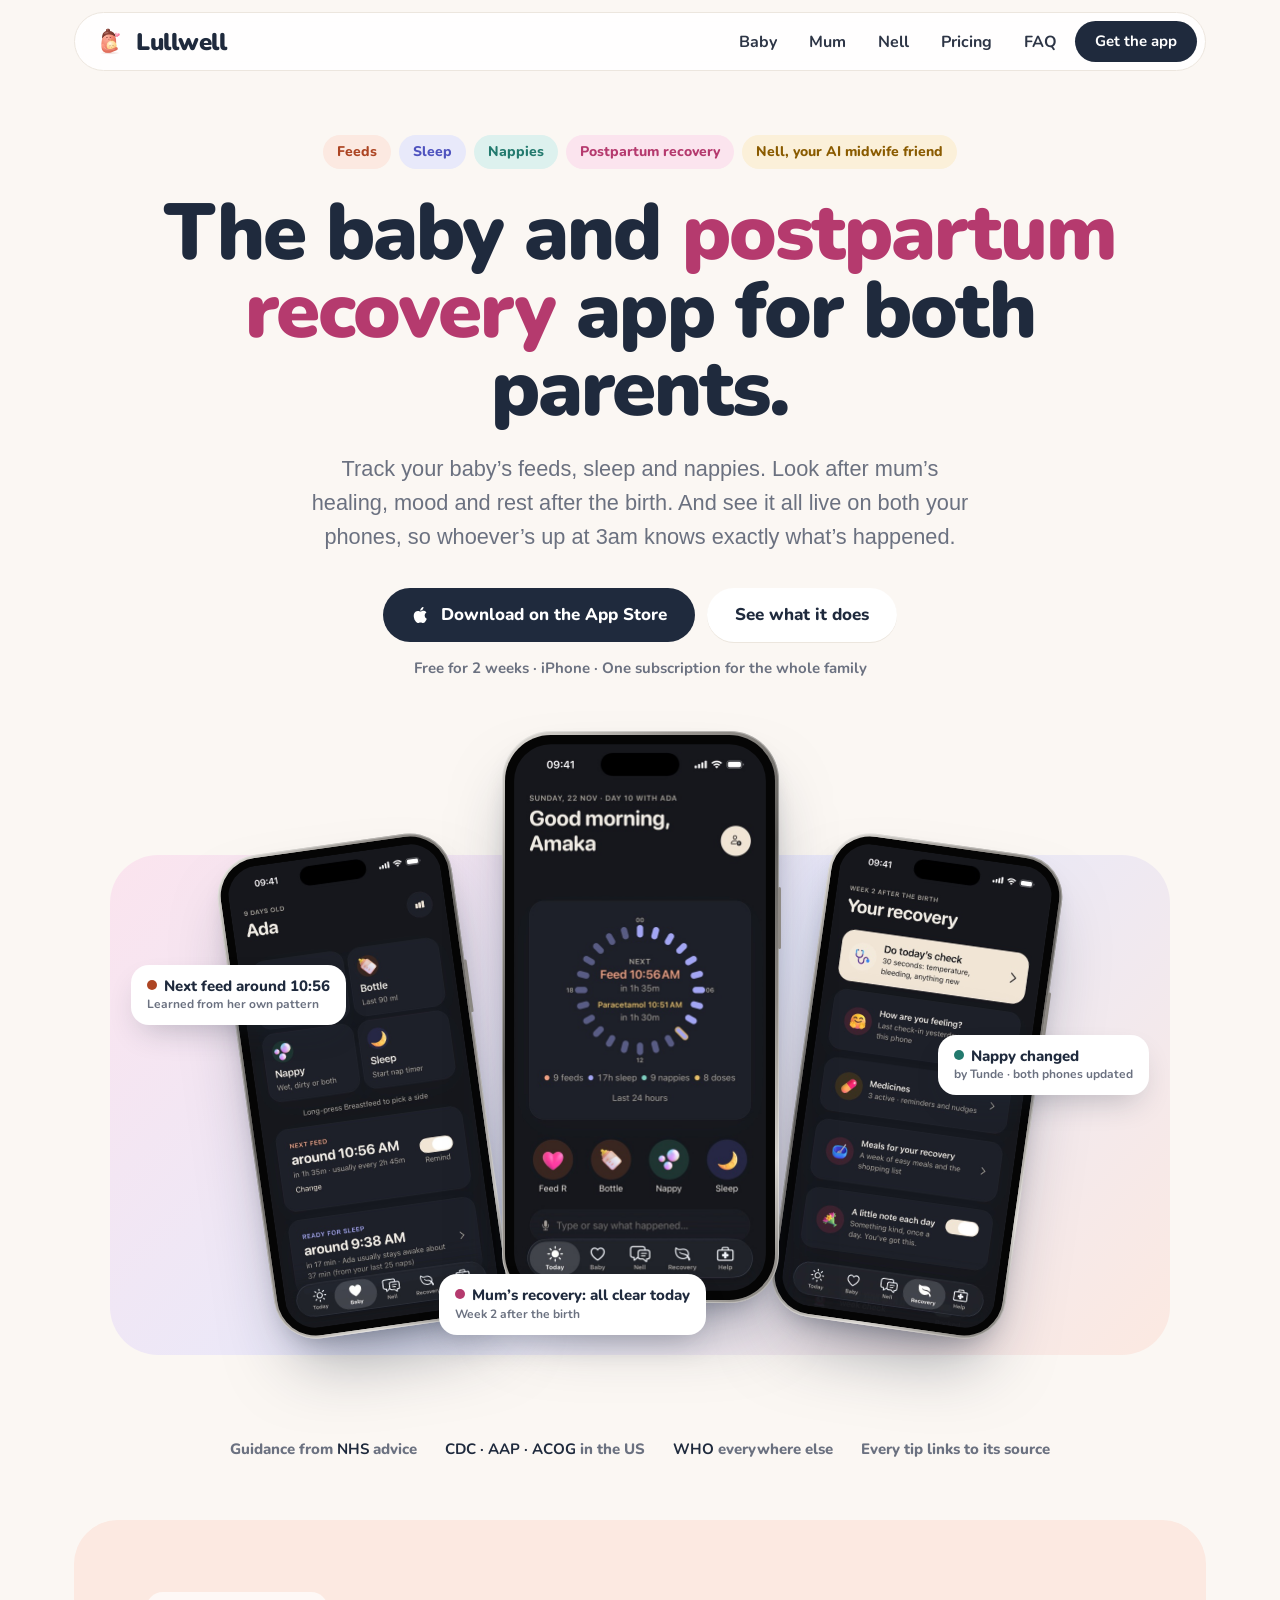
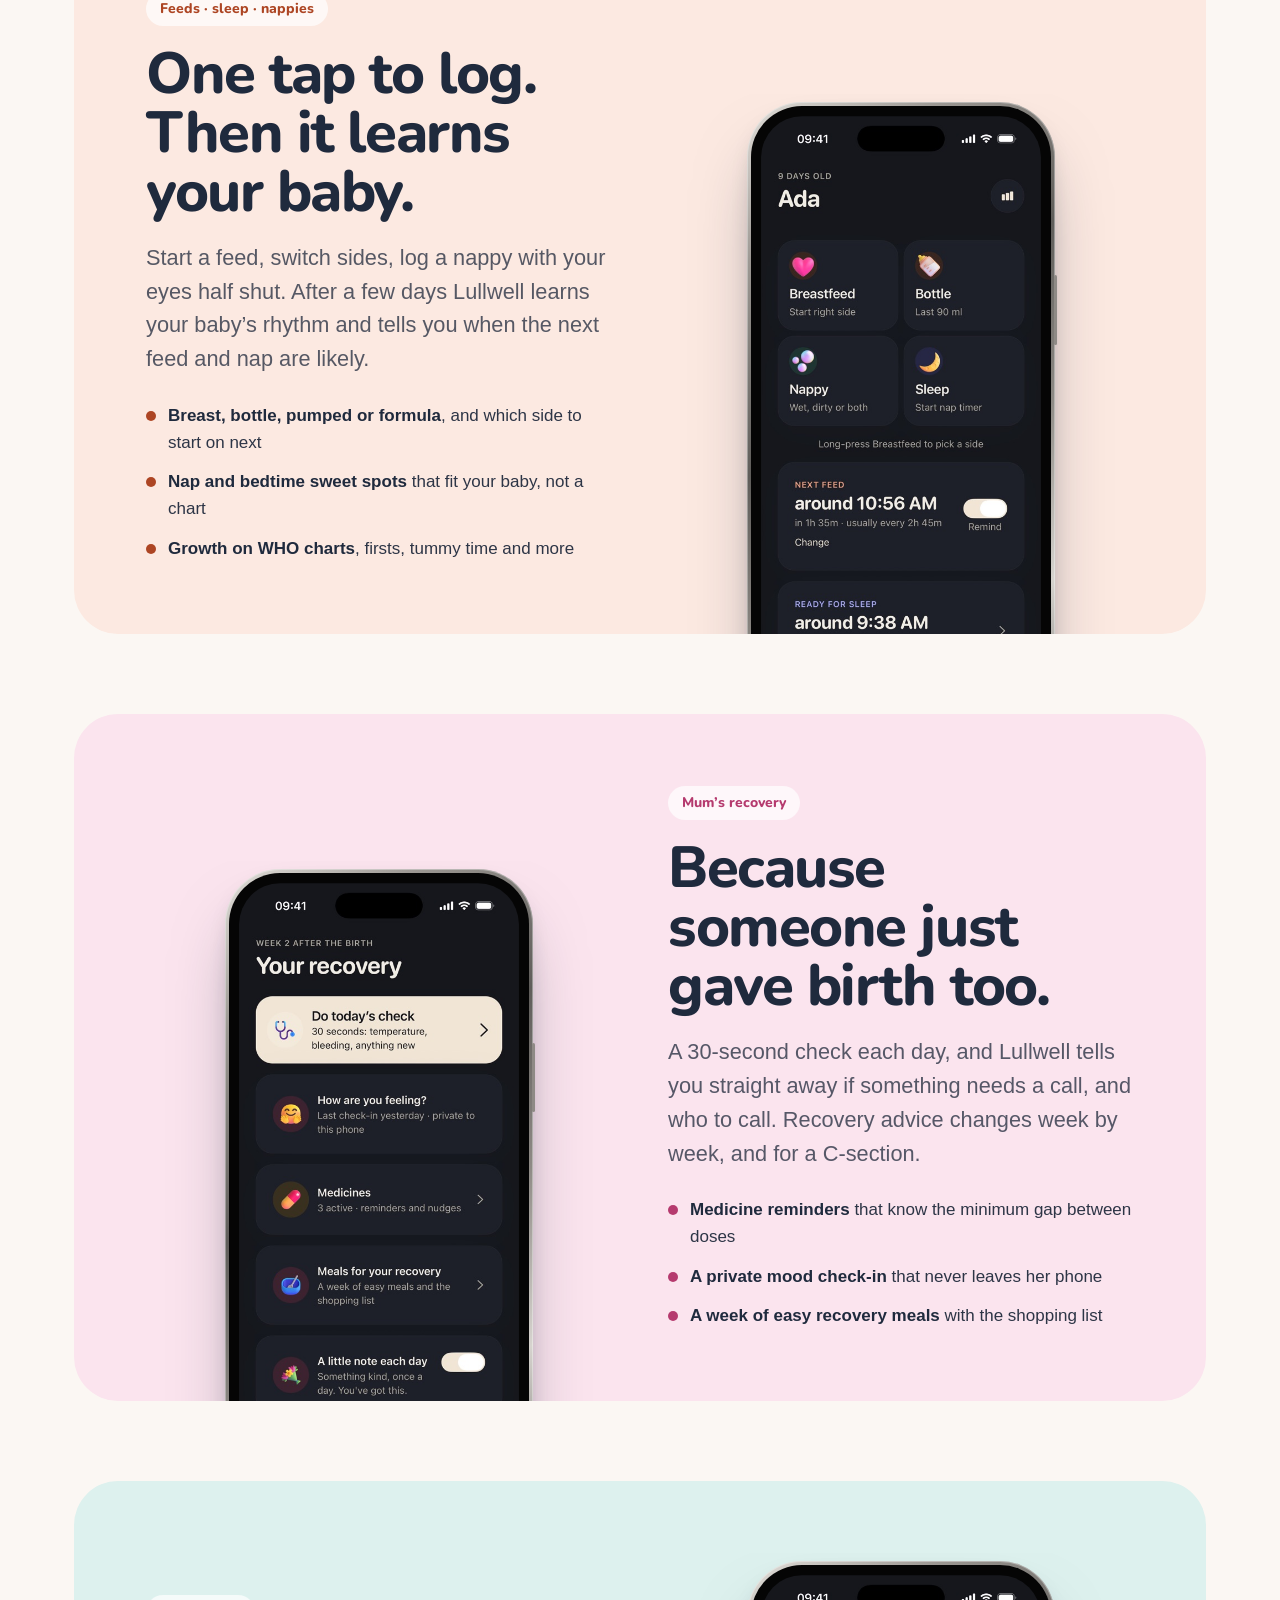
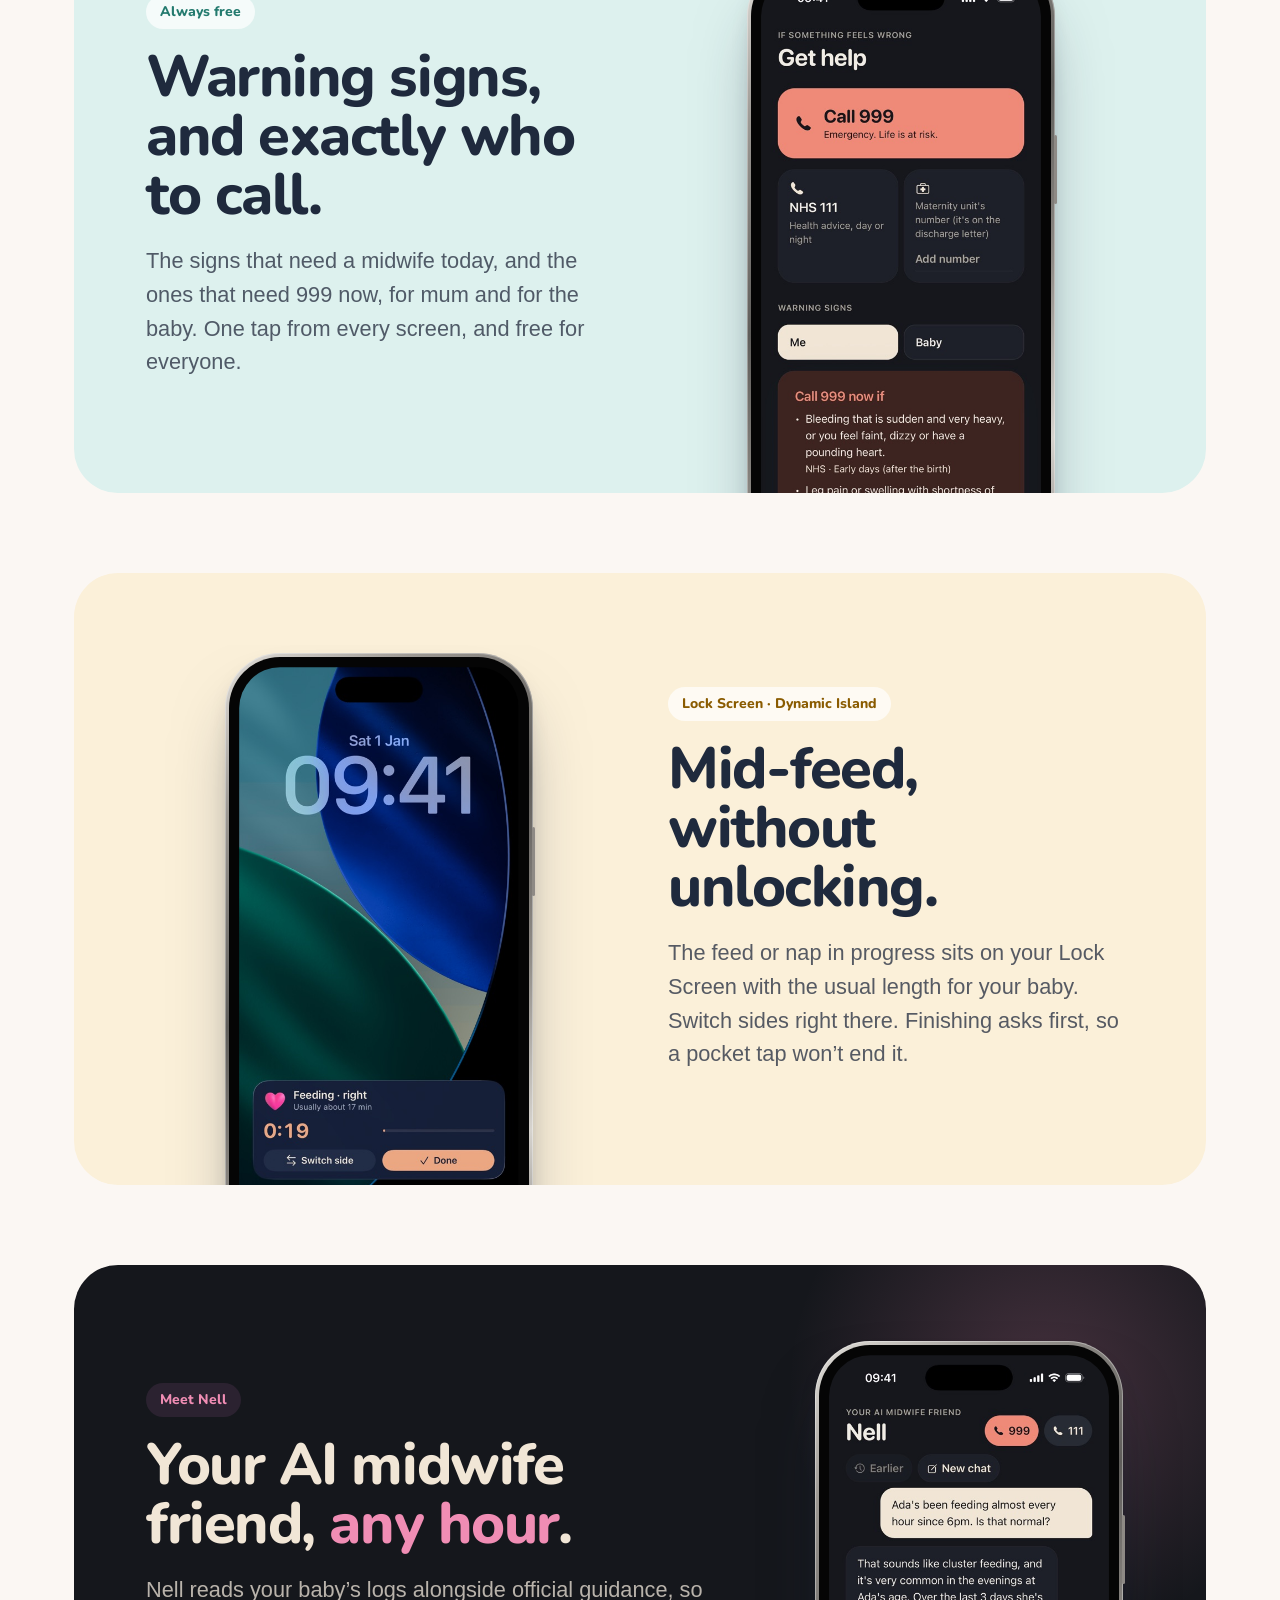
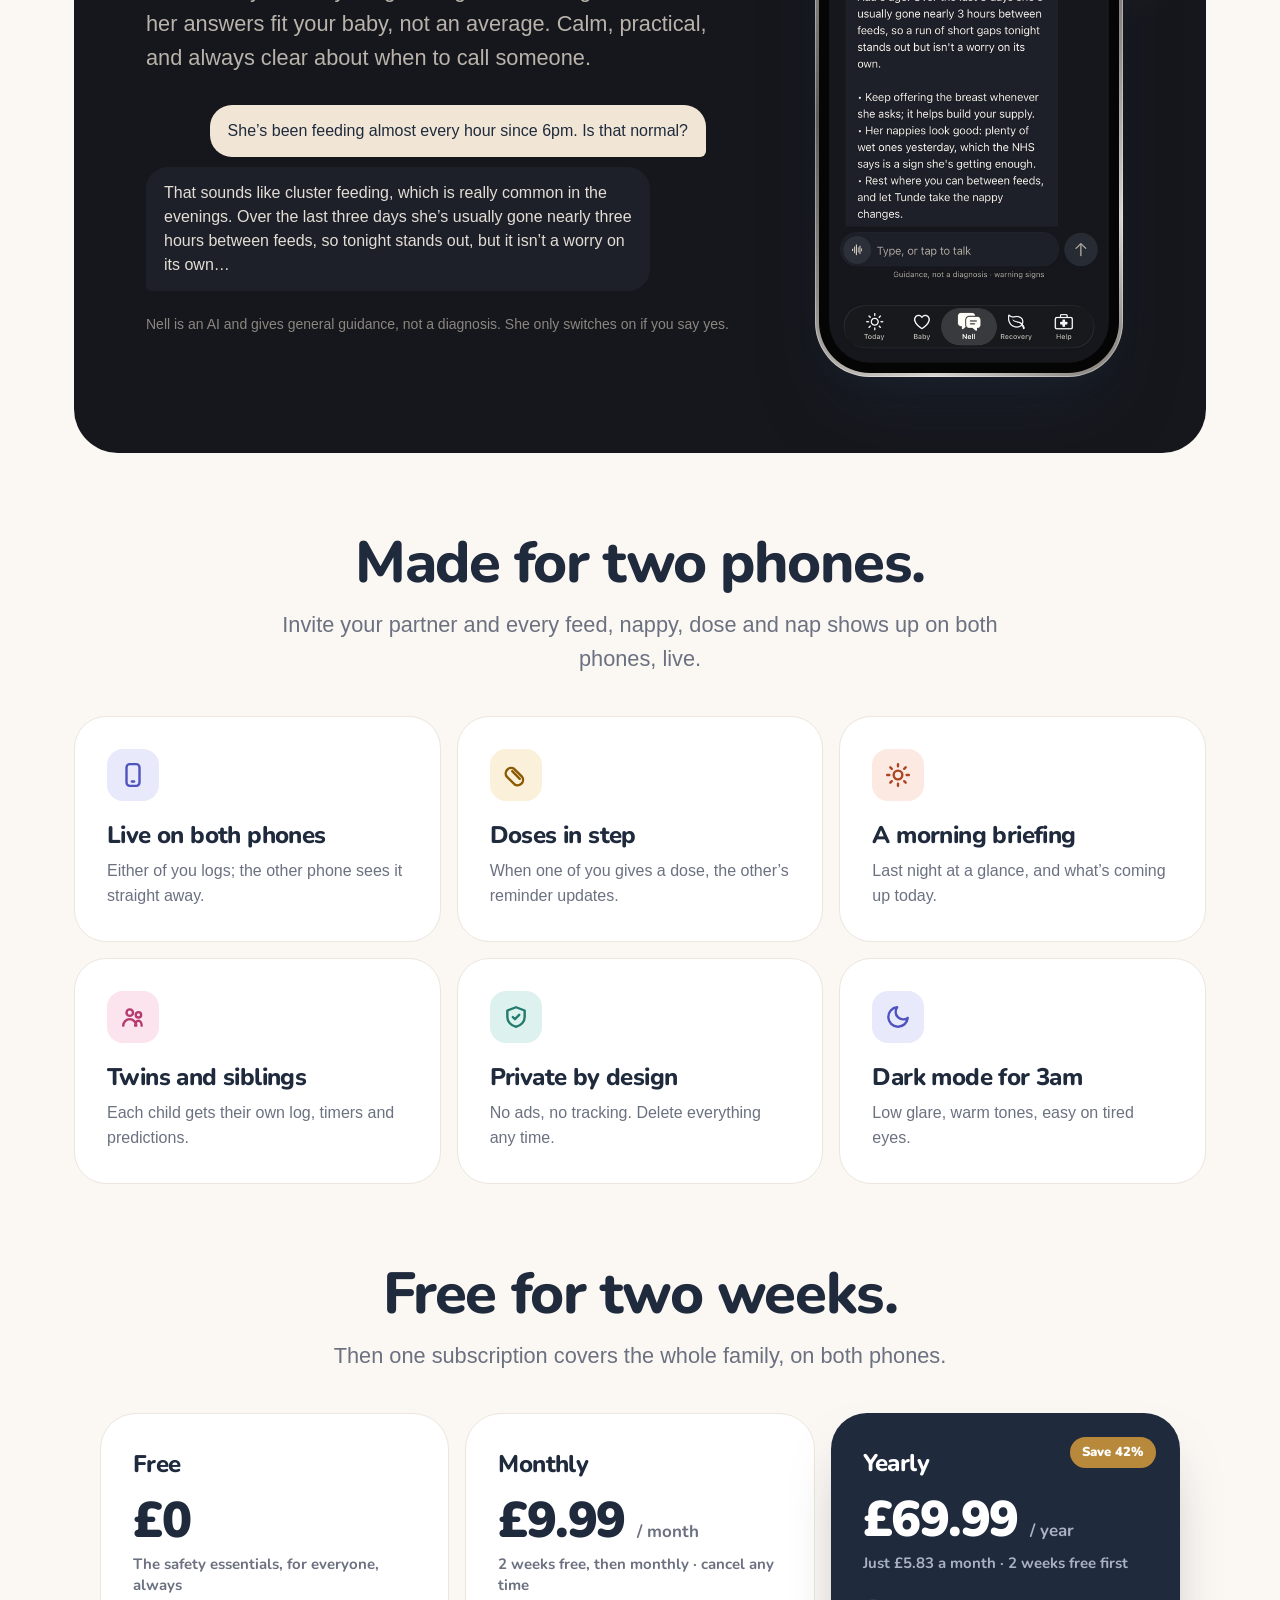
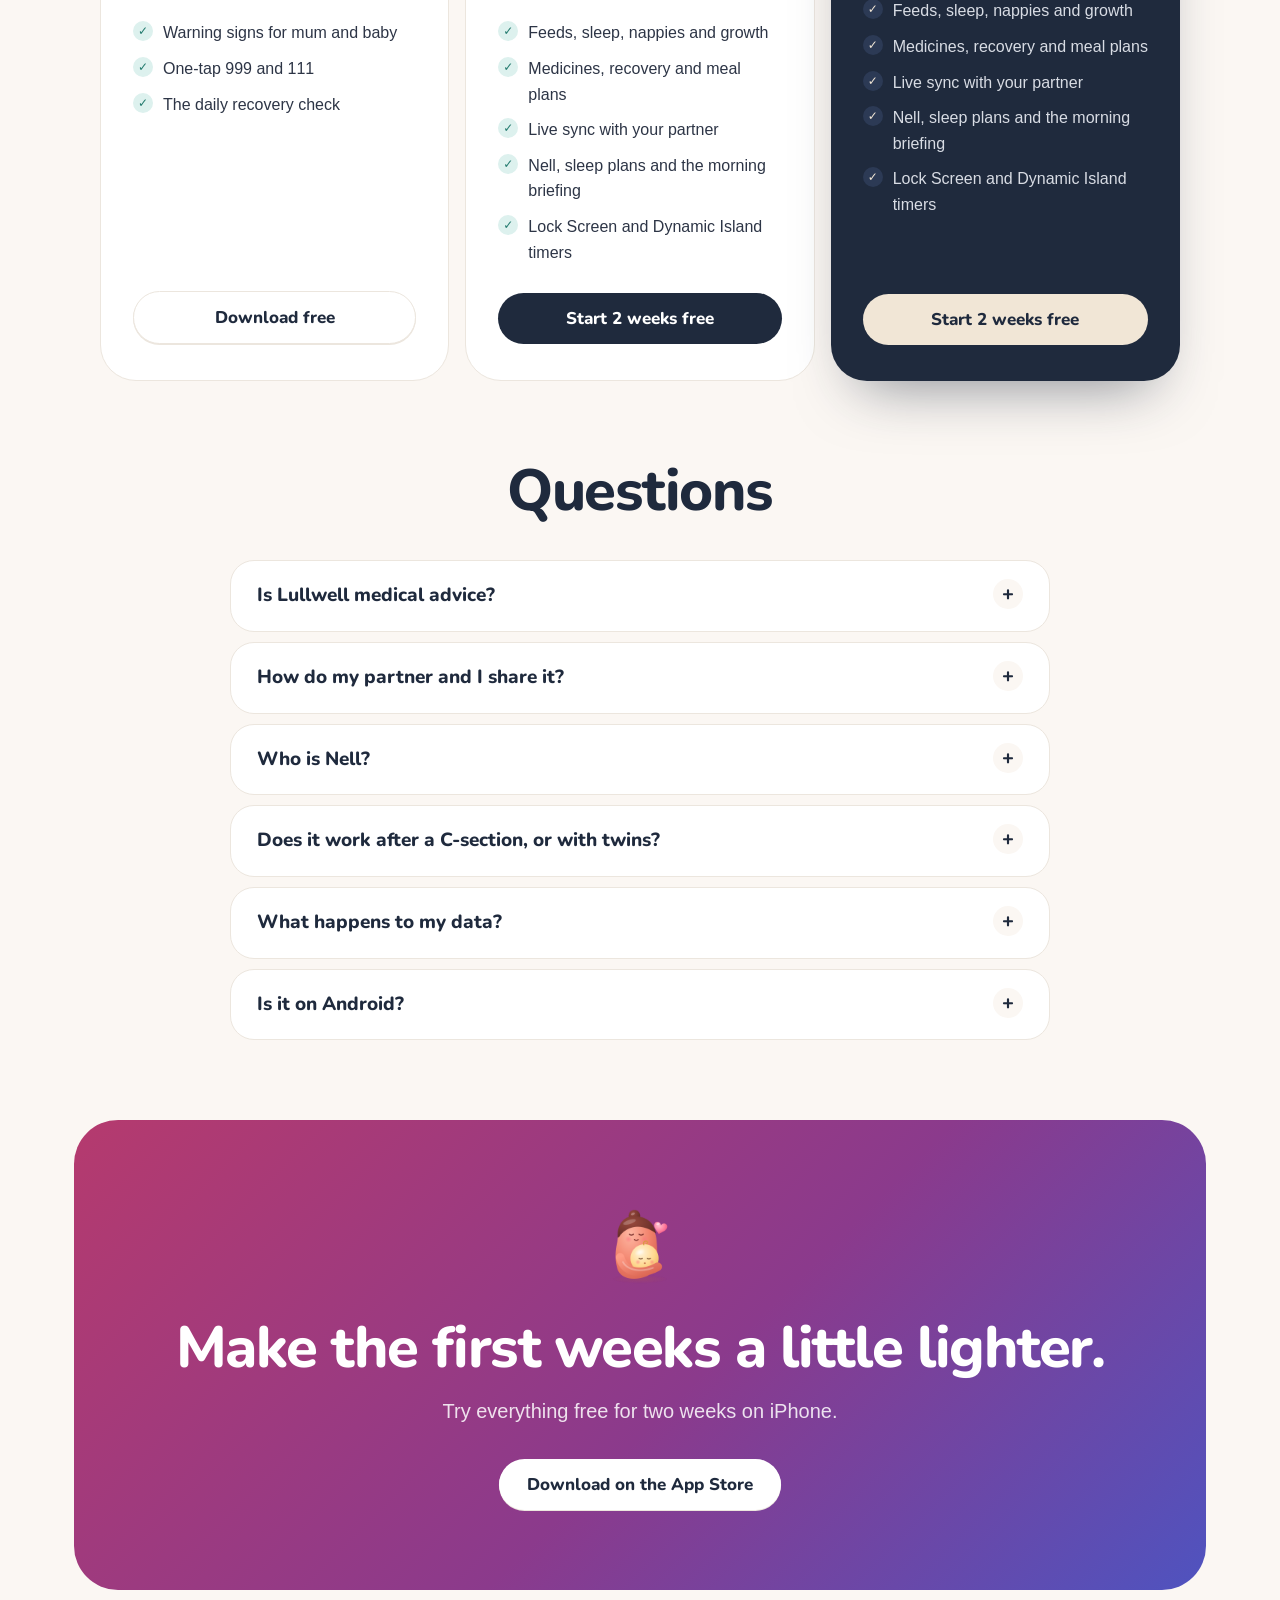
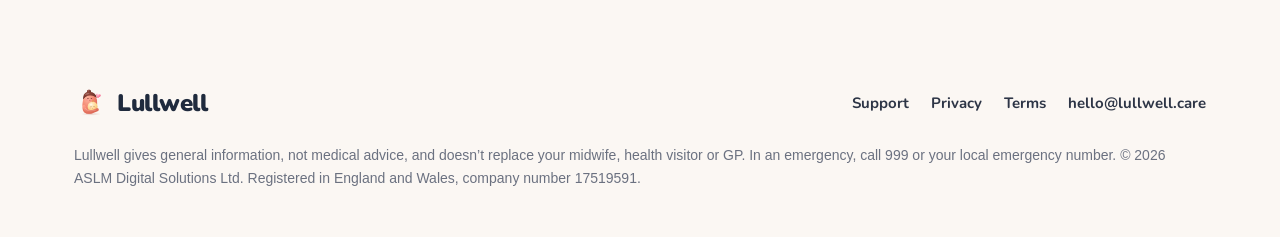
<file: index.html>
<!doctype html>
<html lang="en-GB">
<head>
<meta charset="utf-8">
<meta name="viewport" content="width=device-width, initial-scale=1">
<title>Lullwell · The baby and postpartum recovery app for both parents</title>
<meta name="description" content="The baby and postpartum recovery app for both parents. Track feeds, sleep and nappies, look after mum's healing, mood and medicines, and share it all live between both your phones. With Nell, your AI midwife friend.">
<meta name="theme-color" content="#FBF7F3">
<meta property="og:title" content="Lullwell · The baby and postpartum recovery app for both parents">
<meta property="og:description" content="Your baby's feeds, sleep and nappies, and mum's postpartum recovery, shared live between both your phones.">
<meta property="og:image" content="https://lullwell.care/img/og.jpg">
<meta property="og:url" content="https://lullwell.care/">
<meta name="twitter:card" content="summary_large_image">
<link rel="icon" href="favicon.png">
<link rel="apple-touch-icon" href="icon.png">
<link rel="preconnect" href="https://fonts.googleapis.com"><link rel="preconnect" href="https://fonts.gstatic.com" crossorigin>
<link href="https://fonts.googleapis.com/css2?family=Nunito:wght@600;700;800;900&display=swap" rel="stylesheet">
<style>
:root {
  --bg: #FBF7F3; --white: #FFFFFF; --ink: #1F2A3D; --text: #2D3546; --muted: #6B7180; --line: #ECE6DE;
  --feed: #AD4523; --feedS: #FCE9E1; --sleep: #4F53BF; --sleepS: #E8E9FA; --nappy: #237A6E; --nappyS: #DDF1EE;
  --meds: #8A5B00; --medsS: #FBF0D9; --care: #B53A6E; --careS: #FBE4EE; --gold: #B8893B;
  --night: #15171C; --night2: #1D2028; --cream: #F1E6D6;
  --round: ui-rounded, 'SF Pro Rounded', 'Nunito', system-ui, sans-serif;
  --sans: -apple-system, BlinkMacSystemFont, 'Segoe UI', Roboto, Helvetica, Arial, sans-serif;
}
* { box-sizing: border-box; }
html { scroll-behavior: smooth; }
body { margin: 0; background: var(--bg); color: var(--text); font: 18px/1.6 var(--sans); -webkit-font-smoothing: antialiased; overflow-x: hidden; }
img { display: block; max-width: 100%; }
a { color: inherit; }
.wrap { max-width: 1180px; margin: 0 auto; padding: 0 24px; }
h1, h2, h3 { font-family: var(--round); color: var(--ink); margin: 0; font-weight: 800; letter-spacing: -0.025em; }
h1 { font-size: clamp(46px, 7vw, 88px); line-height: 0.98; font-weight: 900; }
h2 { font-size: clamp(34px, 4.6vw, 58px); line-height: 1.02; }
h3 { font-size: 24px; line-height: 1.2; }
p { margin: 0; }
.lead { font-size: clamp(18px, 1.7vw, 22px); line-height: 1.55; color: var(--muted); }

.btn { display: inline-flex; align-items: center; gap: 10px; padding: 17px 28px; border-radius: 999px; font: 800 17px/1 var(--round); text-decoration: none; transition: transform .15s ease; }
.btn:hover { transform: translateY(-2px); }
.btn-ink { background: var(--ink); color: #fff; }
.btn-white { background: #fff; color: var(--ink); box-shadow: 0 1px 0 var(--line); }
.btn svg { width: 20px; height: 20px; }

nav.top { position: sticky; top: 12px; z-index: 30; margin: 12px auto 0; max-width: 1180px; padding: 0 24px; }
nav.top .bar { display: flex; align-items: center; justify-content: space-between; background: rgba(255,255,255,.85); backdrop-filter: blur(14px); -webkit-backdrop-filter: blur(14px); border: 1px solid var(--line); border-radius: 999px; padding: 8px 8px 8px 18px; }
.brand { display: flex; align-items: center; gap: 9px; text-decoration: none; font: 900 24px/1 var(--round); color: var(--ink); letter-spacing: -0.02em; }
.brand img { width: 34px; height: 34px; }
.menu { display: flex; align-items: center; gap: 4px; }
.menu a { text-decoration: none; font: 700 16px/1 var(--round); color: var(--text); padding: 12px 14px; border-radius: 999px; }
.menu a:hover { background: var(--bg); }
.menu .btn { padding: 13px 20px; font-size: 15px; color: #fff; }
@media (max-width: 820px) { .menu a:not(.btn) { display: none; } }

.hero { padding: 64px 0 40px; text-align: center; }
.chips { display: flex; flex-wrap: wrap; justify-content: center; gap: 8px; margin-bottom: 26px; }
.chip { font: 800 14px/1 var(--round); padding: 10px 14px; border-radius: 999px; }
.hero h1 { max-width: 1040px; margin: 0 auto; font-size: clamp(42px, 6.2vw, 80px); }
.hero h1 .hl { color: var(--care); }
.hero .lead { max-width: 660px; margin: 24px auto 34px; }
.hero .ctas { display: flex; gap: 12px; justify-content: center; flex-wrap: wrap; }
.hero .meta { margin-top: 16px; font: 700 15px/1.4 var(--round); color: var(--muted); }

.stage { position: relative; margin: 56px auto 0; max-width: 1060px; height: 620px; }
.stage .blob { position: absolute; inset: 120px 0 0; border-radius: 48px; background: linear-gradient(135deg, var(--careS) 0%, var(--sleepS) 50%, var(--feedS) 100%); }
/* iPhone 16 Pro proportions, all scaled from --w: titanium band, thin black bezel, screen corner curve, side buttons */
.dev { --w: 270px; --b: calc(var(--w) * .034); --band: calc(var(--w) * .013); --r: calc(var(--w) * .17); position: absolute; width: var(--w); border-radius: var(--r); isolation: isolate; }
.dev::before { content: ''; position: absolute; inset: calc(var(--band) * -1); border-radius: calc(var(--r) + var(--band)); z-index: -1;
  background: linear-gradient(140deg, #E4E1DC 0%, #9C9893 18%, #5F5D5A 42%, #8E8A85 62%, #D6D3CE 82%, #7C7975 100%);
  box-shadow: inset 0 0 0 1px rgba(255,255,255,.35), 0 40px 70px -24px rgba(31,42,61,.5), 0 12px 24px -12px rgba(31,42,61,.35); }
.dev::after { content: ''; position: absolute; right: calc(var(--band) * -1 - 2px); top: 27%; width: 3px; height: 11%; border-radius: 2px; background: #8E8A85;
  box-shadow: calc(var(--w) * -1 - var(--band) * 2 - 1px) -8% 0 0 #8E8A85, calc(var(--w) * -1 - var(--band) * 2 - 1px) 30% 0 0 #8E8A85; }
.dev img { display: block; box-sizing: content-box; width: calc(var(--w) - var(--b) * 2); height: auto; padding: var(--b); background: #050505; border-radius: var(--r); }
.stage .d1 { --w: 270px; left: 50%; top: 0; transform: translateX(-50%); z-index: 3; }
.stage .d2 { --w: 230px; left: 13%; top: 110px; transform: rotate(-8deg); z-index: 2; }
.stage .d3 { --w: 230px; right: 13%; top: 110px; transform: rotate(8deg); z-index: 2; }
.tag { position: absolute; z-index: 4; background: #fff; border-radius: 18px; padding: 12px 16px; box-shadow: 0 14px 32px -12px rgba(31,42,61,.3); font: 800 15px/1.25 var(--round); color: var(--ink); text-align: left; }
.tag small { display: block; font: 700 12px/1.3 var(--round); color: var(--muted); margin-top: 2px; }
.tag i { display: inline-block; width: 10px; height: 10px; border-radius: 50%; margin-right: 7px; vertical-align: 1px; }
.t1 { left: 2%; top: 230px; } .t2 { right: 2%; top: 300px; } .t3 { left: 31%; bottom: 20px; }
@media (max-width: 900px) { .stage { height: 520px; } .stage .d1 { --w: 220px; } .stage .d2, .stage .d3 { --w: 180px; } .stage .d2 { left: 2%; } .stage .d3 { right: 2%; } .t1, .t2, .t3 { display: none; } }
@media (max-width: 560px) { .stage { height: 440px; } .stage .d1 { --w: 190px; } .stage .d2, .stage .d3 { --w: 150px; top: 120px; } .stage .d2 { left: -6%; } .stage .d3 { right: -6%; } }

.strip { padding: 44px 0 20px; }
.strip .wrap { display: flex; flex-wrap: wrap; justify-content: center; gap: 10px 28px; font: 800 15px/1.4 var(--round); color: var(--muted); }
.strip b { color: var(--ink); }

section { padding: 40px 0; }
.panel { border-radius: 44px; padding: 72px 72px 0; display: grid; grid-template-columns: 1fr 1fr; gap: 56px; align-items: end; overflow: hidden; }
.panel .txt { padding-bottom: 72px; align-self: center; }
.panel h2 { margin: 18px 0 20px; }
.panel .lead { color: var(--text); opacity: .8; }
.pill { display: inline-block; font: 800 14px/1 var(--round); padding: 10px 14px; border-radius: 999px; background: rgba(255,255,255,.7); }
.panel .shot { display: flex; justify-content: center; align-items: flex-start; height: 540px; padding-top: 12px; overflow: hidden; }
.panel .shot .dev { position: relative; --w: 300px; }
.list { list-style: none; padding: 0; margin: 26px 0 0; display: grid; gap: 12px; }
.list li { display: flex; gap: 12px; align-items: flex-start; font-size: 17px; color: var(--text); }
.list li::before { content: ''; flex: 0 0 10px; height: 10px; border-radius: 50%; margin-top: 9px; background: currentColor; }
.list li span { color: var(--text); }
.list li span b { color: var(--ink); }
.p-feed { background: var(--feedS); } .p-feed .pill, .p-feed .list li { color: var(--feed); }
.p-care { background: var(--careS); } .p-care .pill, .p-care .list li { color: var(--care); }
.p-nappy { background: var(--nappyS); } .p-nappy .pill { color: var(--nappy); }
.p-meds { background: var(--medsS); } .p-meds .pill { color: var(--meds); }
.panel.flip .shot { order: -1; }
@media (max-width: 900px) { .panel { grid-template-columns: 1fr; padding: 44px 28px 0; gap: 8px; } .panel .txt { padding-bottom: 32px; } .panel.flip .shot { order: 2; } .panel .shot { height: 440px; } .panel .shot .dev { --w: 250px; } }

.nell { background: var(--night); color: #C9C4BC; border-radius: 44px; padding: 80px 72px; display: grid; grid-template-columns: 1fr 330px; gap: 64px; align-items: center; position: relative; overflow: hidden; }
.nell::before { content: ''; position: absolute; width: 560px; height: 560px; right: -120px; top: -160px; border-radius: 50%; background: radial-gradient(circle, rgba(240,141,180,.22), transparent 65%); }
.nell > * { position: relative; }
.nell h2 { color: var(--cream); margin: 18px 0 20px; }
.nell h2 span { color: #F08DB4; }
.nell .pill { background: #2B2230; color: #F08DB4; }
.nell .lead { color: #B9B3AB; }
.bubbles { margin: 30px 0 22px; display: grid; gap: 10px; max-width: 560px; }
.b { padding: 14px 18px; border-radius: 22px; font-size: 16px; line-height: 1.5; max-width: 90%; }
.b.me { justify-self: end; background: var(--cream); color: var(--ink); border-bottom-right-radius: 6px; }
.b.nl { background: var(--night2); color: #E3DDD5; border-bottom-left-radius: 6px; }
.nell .fine { font-size: 14px; color: #8C867F; }
.nell .dev { position: relative; --w: 300px; justify-self: center; }
@media (max-width: 900px) { .nell { grid-template-columns: 1fr; padding: 48px 28px; } .nell .dev { --w: 270px; } }

.grid { display: grid; grid-template-columns: repeat(3, 1fr); gap: 16px; }
.card { border-radius: 32px; padding: 32px; background: var(--white); border: 1px solid var(--line); }
.card .dot { width: 52px; height: 52px; border-radius: 16px; display: grid; place-items: center; margin-bottom: 20px; }
.card .dot svg { width: 26px; height: 26px; }
.card h3 { margin-bottom: 8px; }
.card p { font-size: 16px; color: var(--muted); }
.head { text-align: center; max-width: 760px; margin: 0 auto 40px; }
.head .lead { margin-top: 16px; }
@media (max-width: 900px) { .grid { grid-template-columns: 1fr 1fr; } }
@media (max-width: 600px) { .grid { grid-template-columns: 1fr; } }

.plans { display: grid; grid-template-columns: repeat(3, 1fr); gap: 16px; max-width: 1080px; margin: 0 auto; align-items: stretch; }
.plan { border-radius: 36px; padding: 36px 32px; background: var(--white); border: 1px solid var(--line); display: flex; flex-direction: column; position: relative; }
.plan.plus { background: var(--ink); color: #D8DCE4; border: 0; box-shadow: 0 30px 60px -28px rgba(31,42,61,.55); }
.plan.plus h3 { color: #fff; }
.plan .price { font: 900 50px/1 var(--round); color: var(--ink); letter-spacing: -0.03em; margin: 18px 0 8px; }
.plan.plus .price { color: #fff; }
.plan .price small { font: 700 17px/1 var(--round); color: var(--muted); letter-spacing: 0; }
.plan.plus .price small { color: #A9B1C2; }
.plan .note { font: 700 15px/1.4 var(--round); color: var(--muted); }
.plan.plus .note { color: #A9B1C2; }
.plan ul { margin: 24px 0 0; padding: 0; list-style: none; display: grid; gap: 10px; }
.plan li { padding-left: 30px; position: relative; font-size: 16px; }
.plan li::before { content: '\2713'; position: absolute; left: 0; top: 1px; width: 20px; height: 20px; border-radius: 50%; font: 900 12px/20px var(--round); text-align: center; background: var(--nappyS); color: var(--nappy); }
.plan.plus li::before { background: #2C3A55; color: var(--cream); }
.ribbon { position: absolute; top: 24px; right: 24px; background: var(--gold); color: #fff; font: 900 13px/1 var(--round); padding: 9px 12px; border-radius: 999px; }
.plan .btn { margin-top: auto; justify-content: center; }
.plan .spacer { flex: 1; min-height: 28px; }
.plan.plus .btn { background: var(--cream); color: var(--ink); }
@media (max-width: 960px) { .plans { grid-template-columns: 1fr; max-width: 520px; } .plan.plus { order: -1; } }

.faq { max-width: 820px; margin: 0 auto; display: grid; gap: 10px; }
details { background: var(--white); border: 1px solid var(--line); border-radius: 24px; padding: 0 26px; }
summary { list-style: none; cursor: pointer; padding: 22px 44px 22px 0; font: 800 19px/1.35 var(--round); color: var(--ink); position: relative; }
summary::-webkit-details-marker { display: none; }
summary::after { content: '+'; position: absolute; right: 0; top: 18px; width: 30px; height: 30px; border-radius: 50%; background: var(--bg); font: 800 20px/30px var(--round); text-align: center; color: var(--ink); }
details[open] summary::after { content: '\2212'; }
details p { padding: 0 0 22px; color: var(--muted); font-size: 17px; }
details a { color: var(--care); }

.cta { background: linear-gradient(135deg, var(--care) 0%, #8B3A8C 55%, var(--sleep) 100%); border-radius: 44px; padding: 80px 40px; text-align: center; color: #fff; }
.cta img { width: 96px; margin: 0 auto 22px; }
.cta h2 { color: #fff; }
.cta p { color: rgba(255,255,255,.85); margin: 18px auto 32px; max-width: 520px; font-size: 20px; }
footer { padding: 56px 0 48px; font-size: 15px; color: var(--muted); }
footer .row { display: flex; flex-wrap: wrap; justify-content: space-between; align-items: center; gap: 20px; }
footer nav { display: flex; flex-wrap: wrap; gap: 6px 22px; font: 700 15px/1 var(--round); }
footer nav a { text-decoration: none; color: var(--text); }
footer .legal { margin-top: 24px; font-size: 14px; line-height: 1.6; }

.reveal { opacity: 0; transform: translateY(26px); transition: opacity .7s ease, transform .7s cubic-bezier(.2,.7,.2,1); }
.reveal.in { opacity: 1; transform: none; }
@media (prefers-reduced-motion: reduce) { .reveal { opacity: 1; transform: none; transition: none; } html { scroll-behavior: auto; } .btn:hover { transform: none; } }
</style>
</head>
<body>

<nav class="top">
  <div class="bar">
    <a class="brand" href="#top"><img src="img/mark.png" alt="">Lullwell</a>
    <div class="menu">
      <a href="#baby">Baby</a>
      <a href="#mum">Mum</a>
      <a href="#nell">Nell</a>
      <a href="#price">Pricing</a>
      <a href="#faq">FAQ</a>
      <a class="btn btn-ink" href="https://apps.apple.com/app/id6837590473">Get the app</a>
    </div>
  </div>
</nav>

<header class="hero" id="top">
  <div class="wrap">
    <div class="chips">
      <span class="chip" style="background:var(--feedS);color:var(--feed)">Feeds</span>
      <span class="chip" style="background:var(--sleepS);color:var(--sleep)">Sleep</span>
      <span class="chip" style="background:var(--nappyS);color:var(--nappy)">Nappies</span>
      <span class="chip" style="background:var(--careS);color:var(--care)">Postpartum recovery</span>
      <span class="chip" style="background:var(--medsS);color:var(--meds)">Nell, your AI midwife friend</span>
    </div>
    <h1>The baby and <span class="hl">postpartum recovery</span> app for both parents.</h1>
    <p class="lead">Track your baby’s feeds, sleep and nappies. Look after mum’s healing, mood and rest after the birth. And see it all live on both your phones, so whoever’s up at 3am knows exactly what’s happened.</p>
    <div class="ctas">
      <a class="btn btn-ink" href="https://apps.apple.com/app/id6837590473"><svg viewBox="0 0 24 24" fill="currentColor" aria-hidden="true"><path d="M16.4 12.6c0-2.4 2-3.6 2.1-3.7-1.1-1.7-2.9-1.9-3.5-1.9-1.5-.2-2.9.9-3.7.9-.8 0-1.9-.9-3.2-.8-1.6 0-3.1 1-4 2.4-1.7 3-.4 7.4 1.2 9.8.8 1.2 1.8 2.5 3 2.4 1.2 0 1.7-.8 3.1-.8 1.5 0 1.9.8 3.2.8 1.3 0 2.2-1.2 3-2.4.9-1.4 1.3-2.7 1.3-2.8 0 0-2.5-1-2.5-3.9zM14 5.5c.7-.8 1.1-1.9 1-3-1 0-2.1.7-2.8 1.5-.6.7-1.2 1.8-1 2.9 1.1.1 2.1-.6 2.8-1.4z"/></svg>Download on the App Store</a>
      <a class="btn btn-white" href="#baby">See what it does</a>
    </div>
    <p class="meta">Free for 2 weeks · iPhone · One subscription for the whole family</p>

    <div class="stage" aria-hidden="true">
      <div class="blob"></div>
      <div class="dev d2"><img src="img/2-baby.jpg" alt=""></div>
      <div class="dev d1"><img src="img/1-today.jpg" alt=""></div>
      <div class="dev d3"><img src="img/3-recovery.jpg" alt=""></div>
      <div class="tag t1"><i style="background:var(--feed)"></i>Next feed around 10:56<small>Learned from her own pattern</small></div>
      <div class="tag t2"><i style="background:var(--nappy)"></i>Nappy changed<small>by Tunde · both phones updated</small></div>
      <div class="tag t3"><i style="background:var(--care)"></i>Mum’s recovery: all clear today<small>Week 2 after the birth</small></div>
    </div>
  </div>
</header>

<div class="strip">
  <div class="wrap">
    <span>Guidance from <b>NHS</b> advice</span><span><b>CDC · AAP · ACOG</b> in the US</span><span><b>WHO</b> everywhere else</span><span>Every tip links to its source</span>
  </div>
</div>

<section id="baby">
  <div class="wrap">
    <div class="panel p-feed reveal">
      <div class="txt">
        <span class="pill">Feeds · sleep · nappies</span>
        <h2>One tap to log. Then it learns your baby.</h2>
        <p class="lead">Start a feed, switch sides, log a nappy with your eyes half shut. After a few days Lullwell learns your baby’s rhythm and tells you when the next feed and nap are likely.</p>
        <ul class="list">
          <li><span><b>Breast, bottle, pumped or formula</b>, and which side to start on next</span></li>
          <li><span><b>Nap and bedtime sweet spots</b> that fit your baby, not a chart</span></li>
          <li><span><b>Growth on WHO charts</b>, firsts, tummy time and more</span></li>
        </ul>
      </div>
      <div class="shot"><div class="dev"><img src="img/2-baby.jpg" alt="The Baby screen with one-tap buttons for breastfeed, bottle, nappy and sleep, and the next feed time" loading="lazy"></div></div>
    </div>
  </div>
</section>

<section id="mum">
  <div class="wrap">
    <div class="panel p-care flip reveal">
      <div class="txt">
        <span class="pill">Mum’s recovery</span>
        <h2>Because someone just gave birth too.</h2>
        <p class="lead">A 30-second check each day, and Lullwell tells you straight away if something needs a call, and who to call. Recovery advice changes week by week, and for a C-section.</p>
        <ul class="list">
          <li><span><b>Medicine reminders</b> that know the minimum gap between doses</span></li>
          <li><span><b>A private mood check-in</b> that never leaves her phone</span></li>
          <li><span><b>A week of easy recovery meals</b> with the shopping list</span></li>
        </ul>
      </div>
      <div class="shot"><div class="dev"><img src="img/3-recovery.jpg" alt="The Recovery screen with today's check, mood, medicines and meals" loading="lazy"></div></div>
    </div>
  </div>
</section>

<section>
  <div class="wrap">
    <div class="panel p-nappy reveal">
      <div class="txt">
        <span class="pill">Always free</span>
        <h2>Warning signs, and exactly who to call.</h2>
        <p class="lead">The signs that need a midwife today, and the ones that need 999 now, for mum and for the baby. One tap from every screen, and free for everyone.</p>
      </div>
      <div class="shot"><div class="dev"><img src="img/4-help.jpg" alt="The Help screen with a 999 button and warning signs" loading="lazy"></div></div>
    </div>
  </div>
</section>

<section>
  <div class="wrap">
    <div class="panel p-meds flip reveal">
      <div class="txt">
        <span class="pill">Lock Screen · Dynamic Island</span>
        <h2>Mid-feed, without unlocking.</h2>
        <p class="lead">The feed or nap in progress sits on your Lock Screen with the usual length for your baby. Switch sides right there. Finishing asks first, so a pocket tap won’t end it.</p>
      </div>
      <div class="shot"><div class="dev"><img src="img/6-lock.jpg" alt="A feed timer on the iPhone Lock Screen" loading="lazy"></div></div>
    </div>
  </div>
</section>

<section id="nell">
  <div class="wrap">
    <div class="nell reveal">
      <div>
        <span class="pill">Meet Nell</span>
        <h2>Your AI midwife friend, <span>any hour</span>.</h2>
        <p class="lead">Nell reads your baby’s logs alongside official guidance, so her answers fit your baby, not an average. Calm, practical, and always clear about when to call someone.</p>
        <div class="bubbles">
          <div class="b me">She’s been feeding almost every hour since 6pm. Is that normal?</div>
          <div class="b nl">That sounds like cluster feeding, which is really common in the evenings. Over the last three days she’s usually gone nearly three hours between feeds, so tonight stands out, but it isn’t a worry on its own…</div>
        </div>
        <p class="fine">Nell is an AI and gives general guidance, not a diagnosis. She only switches on if you say yes.</p>
      </div>
      <div class="dev"><img src="img/5-ask.jpg" alt="A conversation with Nell in the app" loading="lazy"></div>
    </div>
  </div>
</section>

<section>
  <div class="wrap">
    <div class="head reveal">
      <h2>Made for two phones.</h2>
      <p class="lead">Invite your partner and every feed, nappy, dose and nap shows up on both phones, live.</p>
    </div>
    <div class="grid">
      <div class="card reveal"><div class="dot" style="background:var(--sleepS);color:var(--sleep)"><svg viewBox="0 0 24 24" fill="none" stroke="currentColor" stroke-width="2.2" stroke-linecap="round" stroke-linejoin="round"><rect x="6" y="2" width="12" height="20" rx="3"/><path d="M11 18h2"/></svg></div><h3>Live on both phones</h3><p>Either of you logs; the other phone sees it straight away.</p></div>
      <div class="card reveal"><div class="dot" style="background:var(--medsS);color:var(--meds)"><svg viewBox="0 0 24 24" fill="none" stroke="currentColor" stroke-width="2.2" stroke-linecap="round" stroke-linejoin="round"><path d="M10.5 20.5 3.5 13.5a5 5 0 0 1 7-7l7 7a5 5 0 0 1-7 7z"/><path d="m8.5 8.5 7 7"/></svg></div><h3>Doses in step</h3><p>When one of you gives a dose, the other’s reminder updates.</p></div>
      <div class="card reveal"><div class="dot" style="background:var(--feedS);color:var(--feed)"><svg viewBox="0 0 24 24" fill="none" stroke="currentColor" stroke-width="2.2" stroke-linecap="round" stroke-linejoin="round"><circle cx="12" cy="12" r="4"/><path d="M12 2v2M12 20v2M4.9 4.9l1.4 1.4M17.7 17.7l1.4 1.4M2 12h2M20 12h2M4.9 19.1l1.4-1.4M17.7 6.3l1.4-1.4"/></svg></div><h3>A morning briefing</h3><p>Last night at a glance, and what’s coming up today.</p></div>
      <div class="card reveal"><div class="dot" style="background:var(--careS);color:var(--care)"><svg viewBox="0 0 24 24" fill="none" stroke="currentColor" stroke-width="2.2" stroke-linecap="round" stroke-linejoin="round"><circle cx="9" cy="8" r="3"/><circle cx="17" cy="10" r="2.5"/><path d="M3 20c0-3.3 2.7-6 6-6s6 2.7 6 6M14 20c0-2.5 1.3-4.5 3-4.5s3 2 3 4.5"/></svg></div><h3>Twins and siblings</h3><p>Each child gets their own log, timers and predictions.</p></div>
      <div class="card reveal"><div class="dot" style="background:var(--nappyS);color:var(--nappy)"><svg viewBox="0 0 24 24" fill="none" stroke="currentColor" stroke-width="2.2" stroke-linecap="round" stroke-linejoin="round"><path d="M12 3 4 6v6c0 4.4 3.4 8 8 9 4.6-1 8-4.6 8-9V6z"/><path d="m9 12 2 2 4-4"/></svg></div><h3>Private by design</h3><p>No ads, no tracking. Delete everything any time.</p></div>
      <div class="card reveal"><div class="dot" style="background:var(--sleepS);color:var(--sleep)"><svg viewBox="0 0 24 24" fill="none" stroke="currentColor" stroke-width="2.2" stroke-linecap="round" stroke-linejoin="round"><path d="M21 12.8A9 9 0 1 1 11.2 3a7 7 0 0 0 9.8 9.8z"/></svg></div><h3>Dark mode for 3am</h3><p>Low glare, warm tones, easy on tired eyes.</p></div>
    </div>
  </div>
</section>

<section id="price">
  <div class="wrap">
    <div class="head reveal">
      <h2>Free for two weeks.</h2>
      <p class="lead">Then one subscription covers the whole family, on both phones.</p>
    </div>
    <div class="plans">
      <div class="plan reveal">
        <h3>Free</h3>
        <div class="price">£0</div>
        <p class="note">The safety essentials, for everyone, always</p>
        <ul><li>Warning signs for mum and baby</li><li>One-tap 999 and 111</li><li>The daily recovery check</li></ul>
        <div class="spacer"></div>
        <a class="btn btn-white" style="border:1px solid var(--line)" href="https://apps.apple.com/app/id6837590473">Download free</a>
      </div>
      <div class="plan reveal">
        <h3>Monthly</h3>
        <div class="price">£9.99 <small>/ month</small></div>
        <p class="note">2 weeks free, then monthly · cancel any time</p>
        <ul><li>Feeds, sleep, nappies and growth</li><li>Medicines, recovery and meal plans</li><li>Live sync with your partner</li><li>Nell, sleep plans and the morning briefing</li><li>Lock Screen and Dynamic Island timers</li></ul>
        <div class="spacer"></div>
        <a class="btn btn-ink" href="https://apps.apple.com/app/id6837590473">Start 2 weeks free</a>
      </div>
      <div class="plan plus reveal">
        <span class="ribbon">Save 42%</span>
        <h3>Yearly</h3>
        <div class="price">£69.99 <small>/ year</small></div>
        <p class="note">Just £5.83 a month · 2 weeks free first</p>
        <ul><li>Feeds, sleep, nappies and growth</li><li>Medicines, recovery and meal plans</li><li>Live sync with your partner</li><li>Nell, sleep plans and the morning briefing</li><li>Lock Screen and Dynamic Island timers</li></ul>
        <div class="spacer"></div>
        <a class="btn" href="https://apps.apple.com/app/id6837590473">Start 2 weeks free</a>
      </div>
    </div>
  </div>
</section>

<section id="faq">
  <div class="wrap">
    <div class="head reveal"><h2>Questions</h2></div>
    <div class="faq">
      <details><summary>Is Lullwell medical advice?</summary><p>No. It gives general information from official guidance (the NHS in the UK, the CDC, AAP and ACOG in the US, and the WHO elsewhere) and doesn’t replace your midwife, health visitor or GP. In an emergency, call 999 or your local emergency number.</p></details>
      <details><summary>How do my partner and I share it?</summary><p>Set it up on one phone, then invite your partner from the Family screen. Once their phone joins, you both see everything live. One subscription covers you both.</p></details>
      <details><summary>Who is Nell?</summary><p>Nell is Lullwell’s AI helper. She answers questions using your own logs and official guidance, and tells you when it’s time to call someone. She only switches on if you agree, and your conversations stay on your phone.</p></details>
      <details><summary>Does it work after a C-section, or with twins?</summary><p>Yes. Recovery advice and reminders change with the type of birth, and twins, triplets or an older sibling each get their own log.</p></details>
      <details><summary>What happens to my data?</summary><p>Your logs stay on your phone unless you link with your partner. Mood check-ins never leave the phone. No ads, no tracking, and you can delete everything from inside the app. See the <a href="privacy.html">privacy policy</a>.</p></details>
      <details><summary>Is it on Android?</summary><p>Not yet. Lullwell is on iPhone first, and Android is on the way.</p></details>
    </div>
  </div>
</section>

<section>
  <div class="wrap">
    <div class="cta reveal">
      <img src="img/mark.png" alt="">
      <h2>Make the first weeks a little lighter.</h2>
      <p>Try everything free for two weeks on iPhone.</p>
      <a class="btn btn-white" href="https://apps.apple.com/app/id6837590473">Download on the App Store</a>
    </div>
  </div>
</section>

<footer>
  <div class="wrap">
    <div class="row">
      <a class="brand" href="#top"><img src="img/mark.png" alt="">Lullwell</a>
      <nav><a href="support.html">Support</a><a href="privacy.html">Privacy</a><a href="terms.html">Terms</a><a href="mailto:hello@lullwell.care">hello@lullwell.care</a></nav>
    </div>
    <p class="legal">Lullwell gives general information, not medical advice, and doesn’t replace your midwife, health visitor or GP. In an emergency, call 999 or your local emergency number. © 2026 ASLM Digital Solutions Ltd. Registered in England and Wales, company number 17519591.</p>
  </div>
</footer>

<script>
  const io = new IntersectionObserver((es) => es.forEach((e) => { if (e.isIntersecting) { e.target.classList.add('in'); io.unobserve(e.target); } }), { threshold: 0.1 });
  document.querySelectorAll('.reveal').forEach((el) => io.observe(el));
</script>
</body>
</html>
</file>
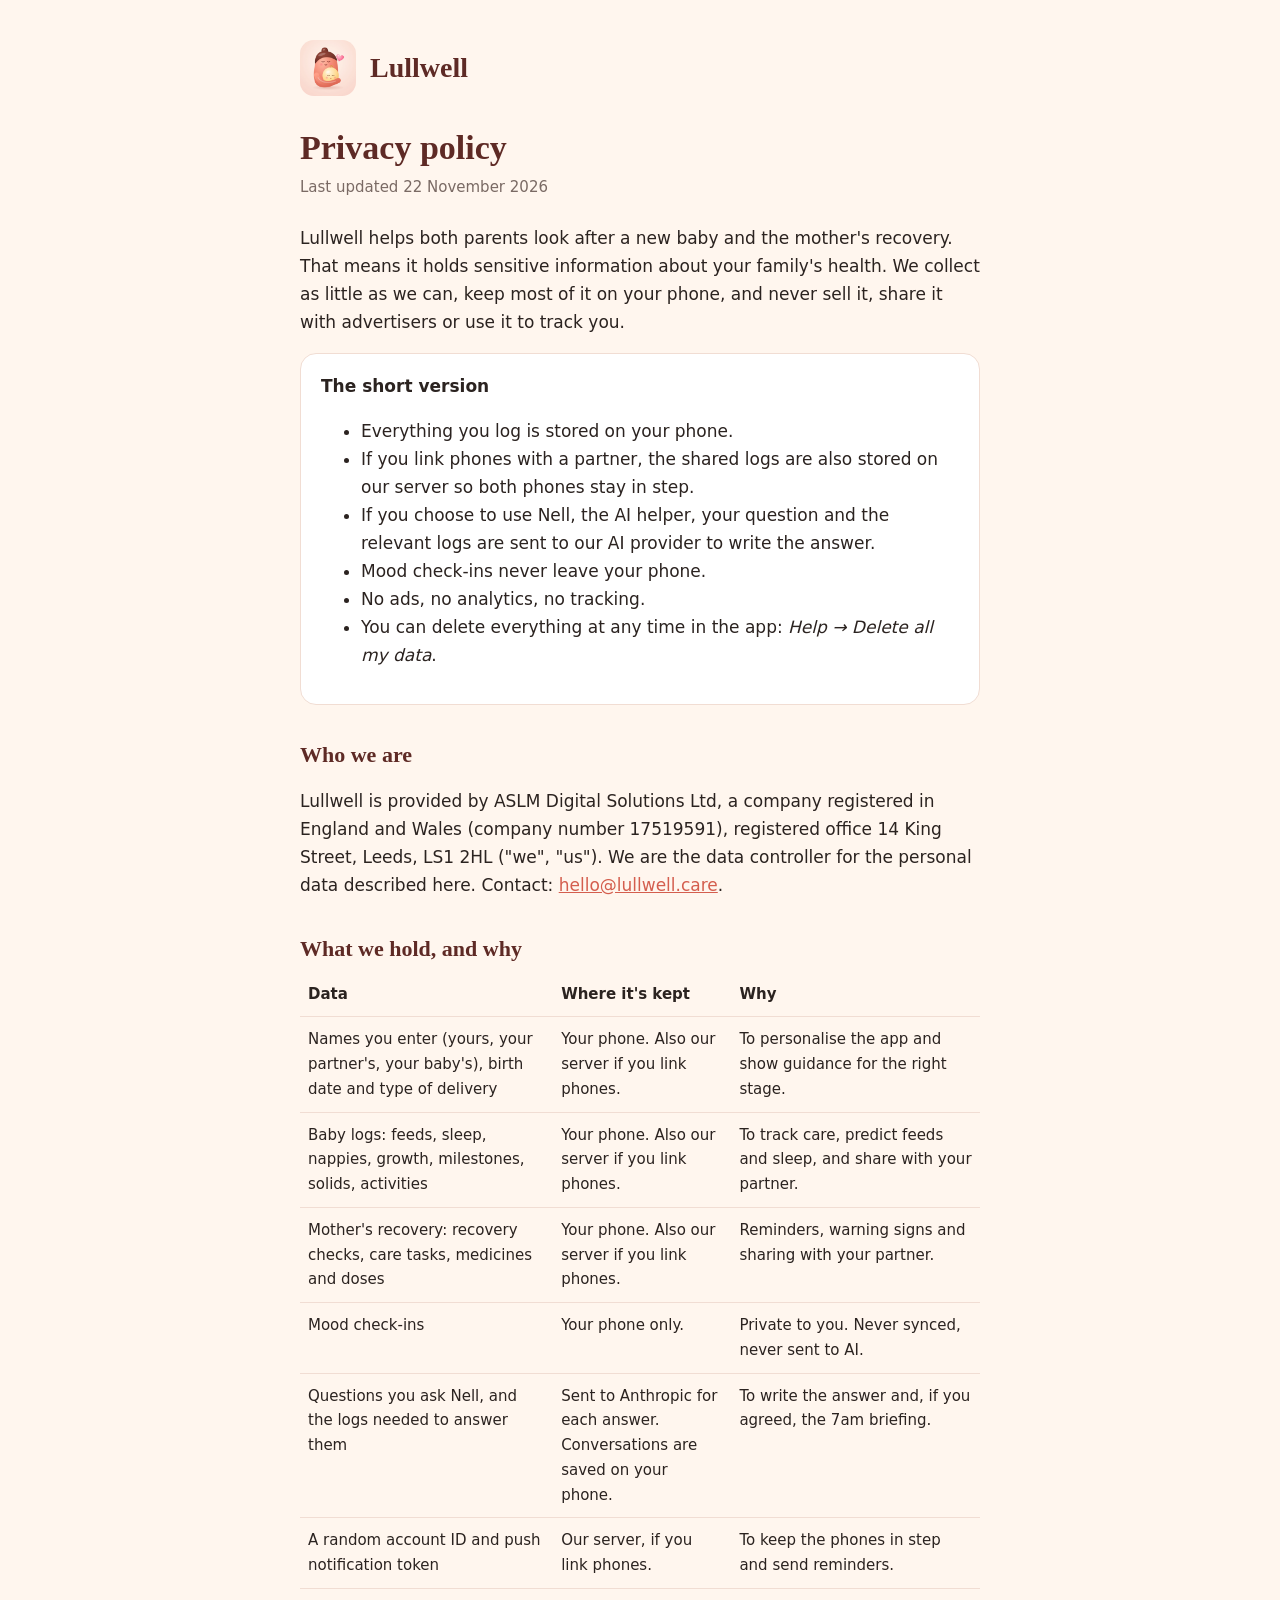
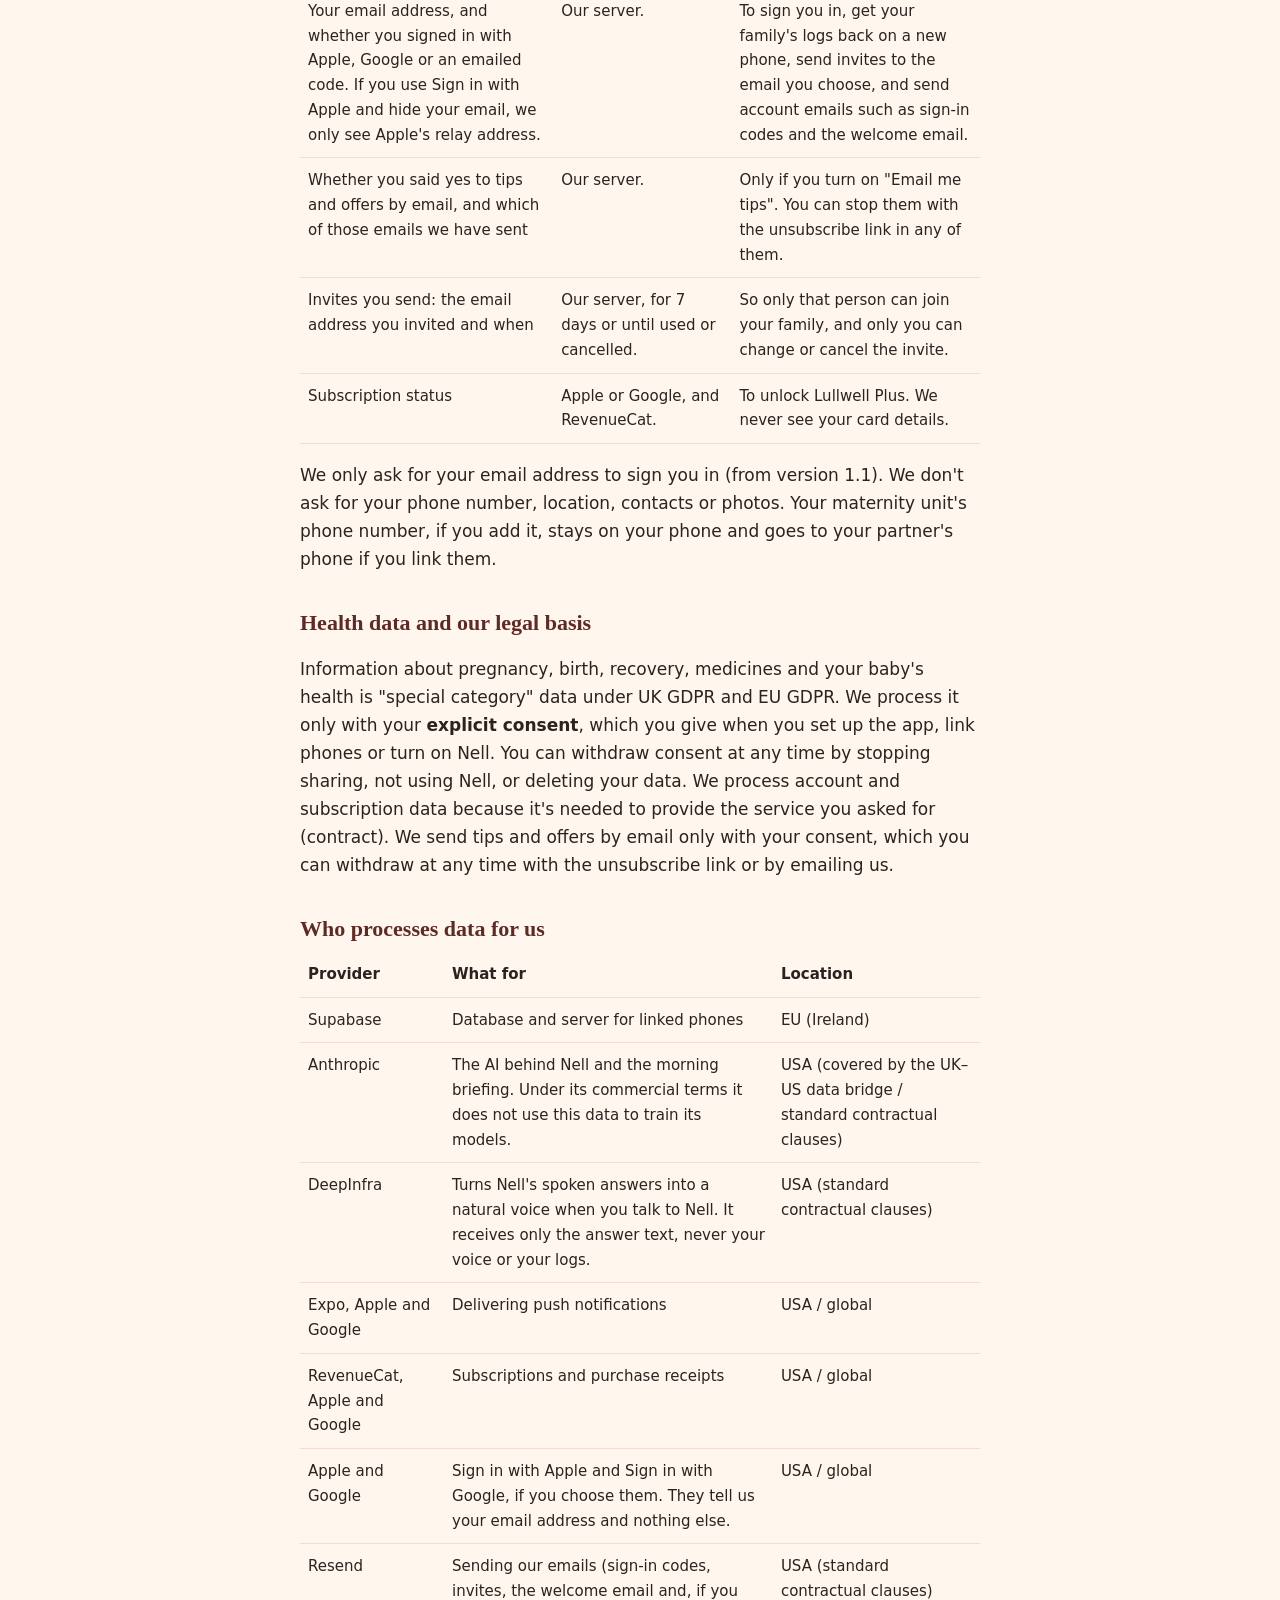
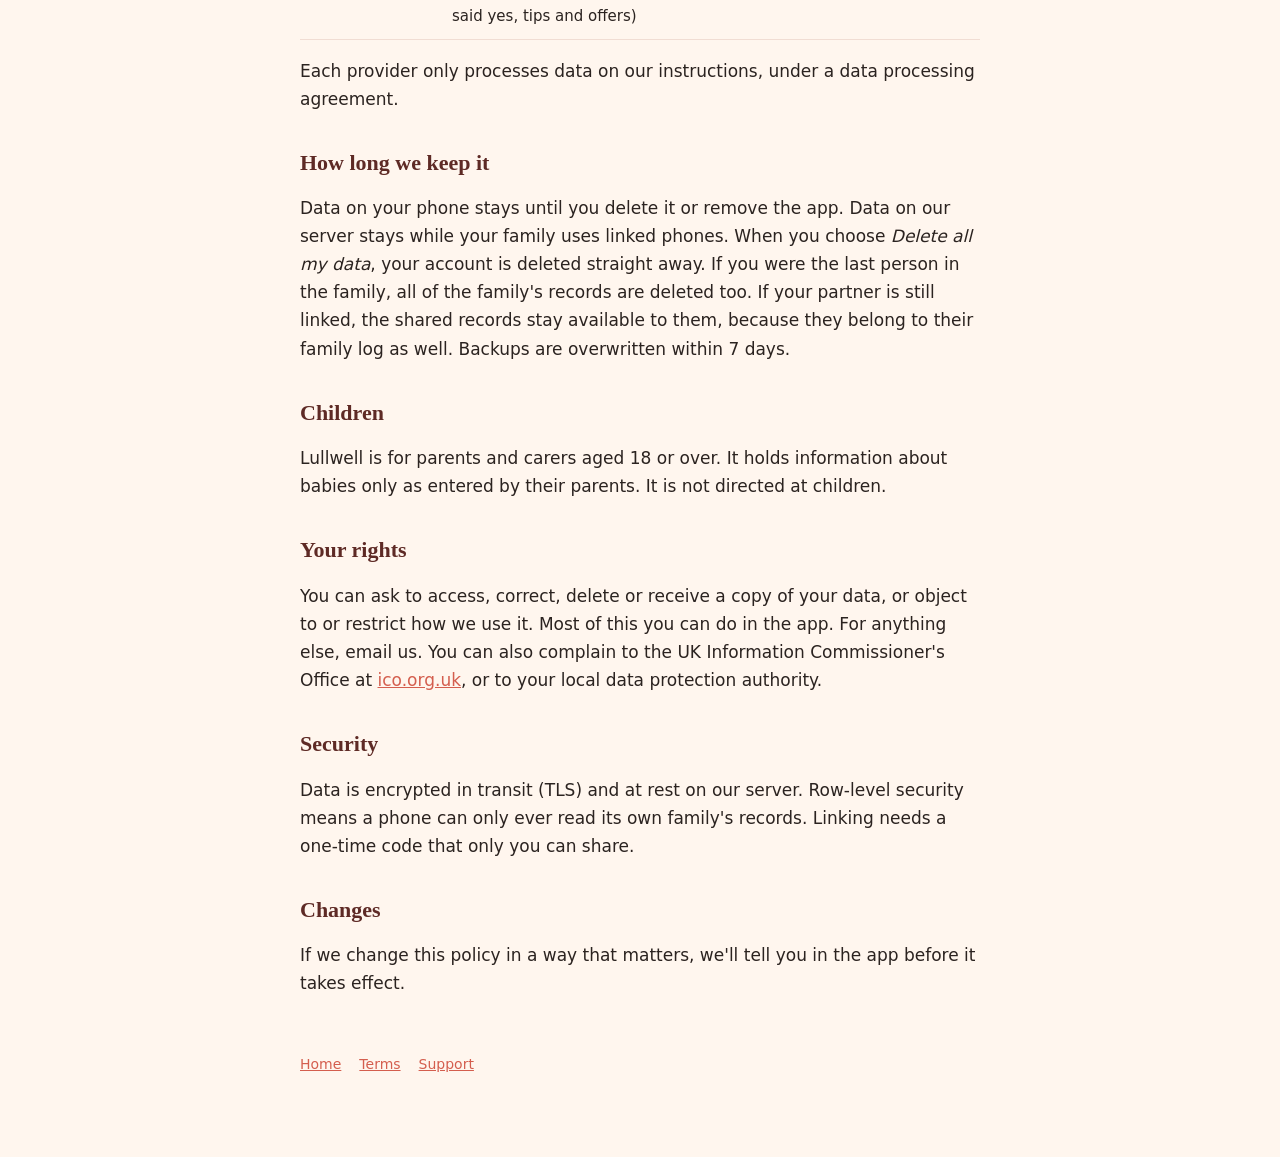
<file: privacy.html>
<!doctype html>
<html lang="en-GB">
<head>
<meta charset="utf-8"><meta name="viewport" content="width=device-width, initial-scale=1">
<title>Privacy policy · Lullwell</title>
<link rel="icon" href="favicon.png"><link rel="stylesheet" href="style.css">
</head>
<body><main>
<header><img src="icon.png" alt=""><a href="./">Lullwell</a></header>
<h1>Privacy policy</h1>
<p class="meta">Last updated 22 November 2026</p>

<p>Lullwell helps both parents look after a new baby and the mother's recovery. That means it holds sensitive information about your family's health. We collect as little as we can, keep most of it on your phone, and never sell it, share it with advertisers or use it to track you.</p>

<div class="card"><strong>The short version</strong>
<ul>
<li>Everything you log is stored on your phone.</li>
<li>If you link phones with a partner, the shared logs are also stored on our server so both phones stay in step.</li>
<li>If you choose to use Nell, the AI helper, your question and the relevant logs are sent to our AI provider to write the answer.</li>
<li>Mood check-ins never leave your phone.</li>
<li>No ads, no analytics, no tracking.</li>
<li>You can delete everything at any time in the app: <em>Help → Delete all my data</em>.</li>
</ul></div>

<h2>Who we are</h2>
<p>Lullwell is provided by ASLM Digital Solutions Ltd, a company registered in England and Wales (company number 17519591), registered office 14 King Street, Leeds, LS1 2HL ("we", "us"). We are the data controller for the personal data described here. Contact: <a href="mailto:hello@lullwell.care">hello@lullwell.care</a>.</p>

<h2>What we hold, and why</h2>
<table>
<tr><th>Data</th><th>Where it's kept</th><th>Why</th></tr>
<tr><td>Names you enter (yours, your partner's, your baby's), birth date and type of delivery</td><td>Your phone. Also our server if you link phones.</td><td>To personalise the app and show guidance for the right stage.</td></tr>
<tr><td>Baby logs: feeds, sleep, nappies, growth, milestones, solids, activities</td><td>Your phone. Also our server if you link phones.</td><td>To track care, predict feeds and sleep, and share with your partner.</td></tr>
<tr><td>Mother's recovery: recovery checks, care tasks, medicines and doses</td><td>Your phone. Also our server if you link phones.</td><td>Reminders, warning signs and sharing with your partner.</td></tr>
<tr><td>Mood check-ins</td><td>Your phone only.</td><td>Private to you. Never synced, never sent to AI.</td></tr>
<tr><td>Questions you ask Nell, and the logs needed to answer them</td><td>Sent to Anthropic for each answer. Conversations are saved on your phone.</td><td>To write the answer and, if you agreed, the 7am briefing.</td></tr>
<tr><td>A random account ID and push notification token</td><td>Our server, if you link phones.</td><td>To keep the phones in step and send reminders.</td></tr>
<tr><td>Your email address, and whether you signed in with Apple, Google or an emailed code. If you use Sign in with Apple and hide your email, we only see Apple's relay address.</td><td>Our server.</td><td>To sign you in, get your family's logs back on a new phone, send invites to the email you choose, and send account emails such as sign-in codes and the welcome email.</td></tr>
<tr><td>Whether you said yes to tips and offers by email, and which of those emails we have sent</td><td>Our server.</td><td>Only if you turn on "Email me tips". You can stop them with the unsubscribe link in any of them.</td></tr>
<tr><td>Invites you send: the email address you invited and when</td><td>Our server, for 7 days or until used or cancelled.</td><td>So only that person can join your family, and only you can change or cancel the invite.</td></tr>
<tr><td>Subscription status</td><td>Apple or Google, and RevenueCat.</td><td>To unlock Lullwell Plus. We never see your card details.</td></tr>
</table>
<p>We only ask for your email address to sign you in (from version 1.1). We don't ask for your phone number, location, contacts or photos. Your maternity unit's phone number, if you add it, stays on your phone and goes to your partner's phone if you link them.</p>

<h2>Health data and our legal basis</h2>
<p>Information about pregnancy, birth, recovery, medicines and your baby's health is "special category" data under UK GDPR and EU GDPR. We process it only with your <strong>explicit consent</strong>, which you give when you set up the app, link phones or turn on Nell. You can withdraw consent at any time by stopping sharing, not using Nell, or deleting your data. We process account and subscription data because it's needed to provide the service you asked for (contract). We send tips and offers by email only with your consent, which you can withdraw at any time with the unsubscribe link or by emailing us.</p>

<h2>Who processes data for us</h2>
<table>
<tr><th>Provider</th><th>What for</th><th>Location</th></tr>
<tr><td>Supabase</td><td>Database and server for linked phones</td><td>EU (Ireland)</td></tr>
<tr><td>Anthropic</td><td>The AI behind Nell and the morning briefing. Under its commercial terms it does not use this data to train its models.</td><td>USA (covered by the UK–US data bridge / standard contractual clauses)</td></tr>
<tr><td>DeepInfra</td><td>Turns Nell's spoken answers into a natural voice when you talk to Nell. It receives only the answer text, never your voice or your logs.</td><td>USA (standard contractual clauses)</td></tr>
<tr><td>Expo, Apple and Google</td><td>Delivering push notifications</td><td>USA / global</td></tr>
<tr><td>RevenueCat, Apple and Google</td><td>Subscriptions and purchase receipts</td><td>USA / global</td></tr>
<tr><td>Apple and Google</td><td>Sign in with Apple and Sign in with Google, if you choose them. They tell us your email address and nothing else.</td><td>USA / global</td></tr>
<tr><td>Resend</td><td>Sending our emails (sign-in codes, invites, the welcome email and, if you said yes, tips and offers)</td><td>USA (standard contractual clauses)</td></tr>
</table>
<p>Each provider only processes data on our instructions, under a data processing agreement.</p>

<h2>How long we keep it</h2>
<p>Data on your phone stays until you delete it or remove the app. Data on our server stays while your family uses linked phones. When you choose <em>Delete all my data</em>, your account is deleted straight away. If you were the last person in the family, all of the family's records are deleted too. If your partner is still linked, the shared records stay available to them, because they belong to their family log as well. Backups are overwritten within 7 days.</p>

<h2>Children</h2>
<p>Lullwell is for parents and carers aged 18 or over. It holds information about babies only as entered by their parents. It is not directed at children.</p>

<h2>Your rights</h2>
<p>You can ask to access, correct, delete or receive a copy of your data, or object to or restrict how we use it. Most of this you can do in the app. For anything else, email us. You can also complain to the UK Information Commissioner's Office at <a href="https://ico.org.uk">ico.org.uk</a>, or to your local data protection authority.</p>

<h2>Security</h2>
<p>Data is encrypted in transit (TLS) and at rest on our server. Row-level security means a phone can only ever read its own family's records. Linking needs a one-time code that only you can share.</p>

<h2>Changes</h2>
<p>If we change this policy in a way that matters, we'll tell you in the app before it takes effect.</p>

<footer><a href="./">Home</a><a href="terms.html">Terms</a><a href="support.html">Support</a></footer>
</main></body>
</html>
</file>
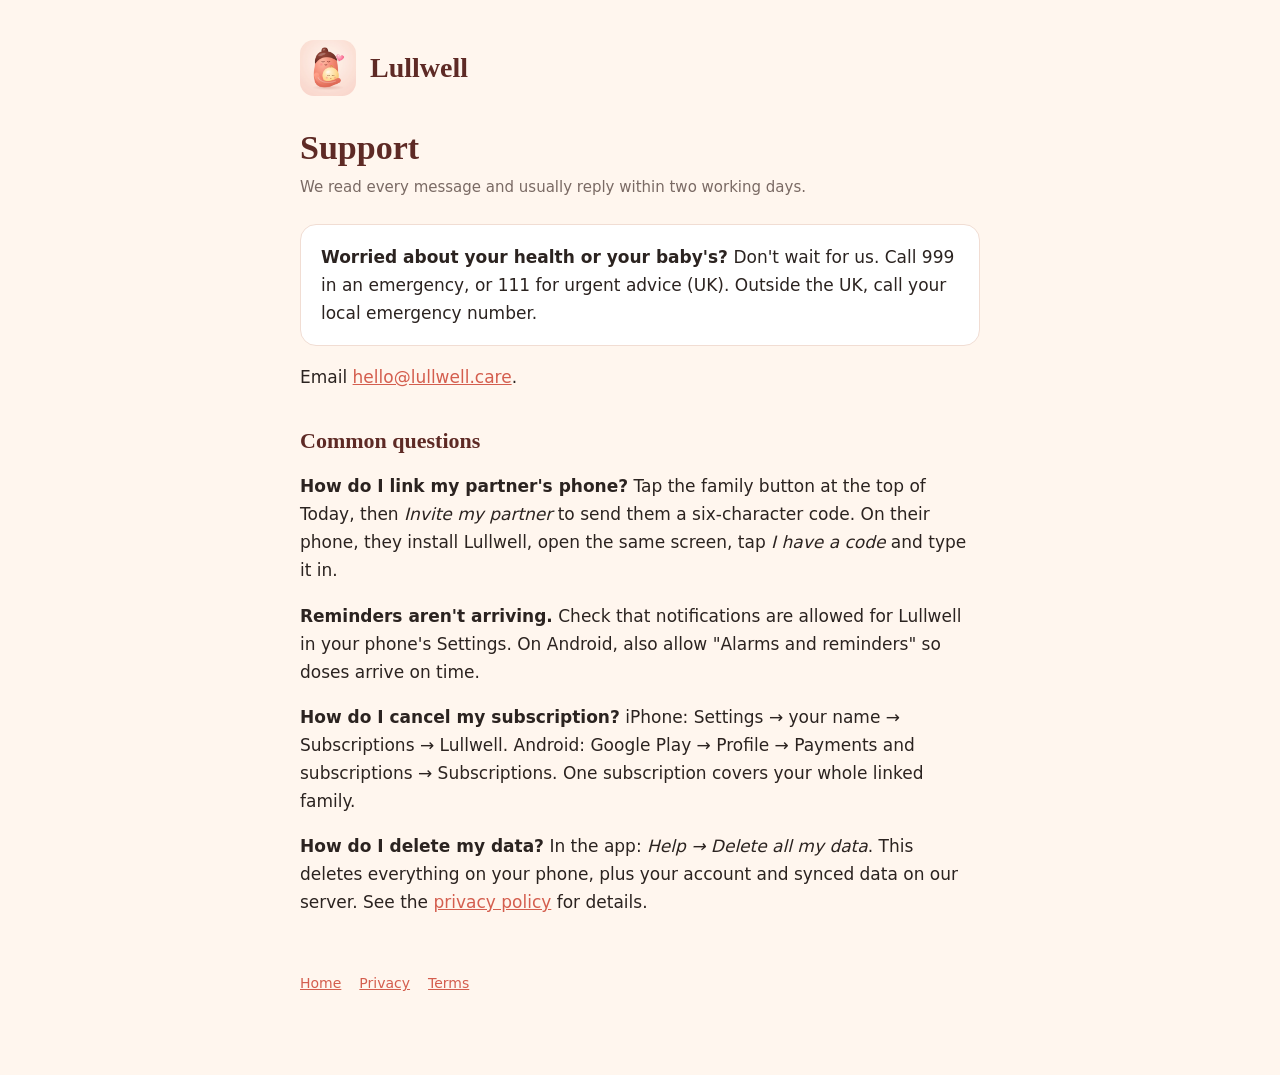
<file: support.html>
<!doctype html>
<html lang="en-GB">
<head>
<meta charset="utf-8"><meta name="viewport" content="width=device-width, initial-scale=1">
<title>Support · Lullwell</title>
<link rel="icon" href="favicon.png"><link rel="stylesheet" href="style.css">
</head>
<body><main>
<header><img src="icon.png" alt=""><a href="./">Lullwell</a></header>
<h1>Support</h1>
<p class="meta">We read every message and usually reply within two working days.</p>
<div class="card"><strong>Worried about your health or your baby's?</strong> Don't wait for us. Call 999 in an emergency, or 111 for urgent advice (UK). Outside the UK, call your local emergency number.</div>
<p>Email <a href="mailto:hello@lullwell.care">hello@lullwell.care</a>.</p>

<h2>Common questions</h2>
<p><strong>How do I link my partner's phone?</strong> Tap the family button at the top of Today, then <em>Invite my partner</em> to send them a six-character code. On their phone, they install Lullwell, open the same screen, tap <em>I have a code</em> and type it in.</p>
<p><strong>Reminders aren't arriving.</strong> Check that notifications are allowed for Lullwell in your phone's Settings. On Android, also allow "Alarms and reminders" so doses arrive on time.</p>
<p><strong>How do I cancel my subscription?</strong> iPhone: Settings → your name → Subscriptions → Lullwell. Android: Google Play → Profile → Payments and subscriptions → Subscriptions. One subscription covers your whole linked family.</p>
<p><strong>How do I delete my data?</strong> In the app: <em>Help → Delete all my data</em>. This deletes everything on your phone, plus your account and synced data on our server. See the <a href="privacy.html">privacy policy</a> for details.</p>

<footer><a href="./">Home</a><a href="privacy.html">Privacy</a><a href="terms.html">Terms</a></footer>
</main></body>
</html>
</file>
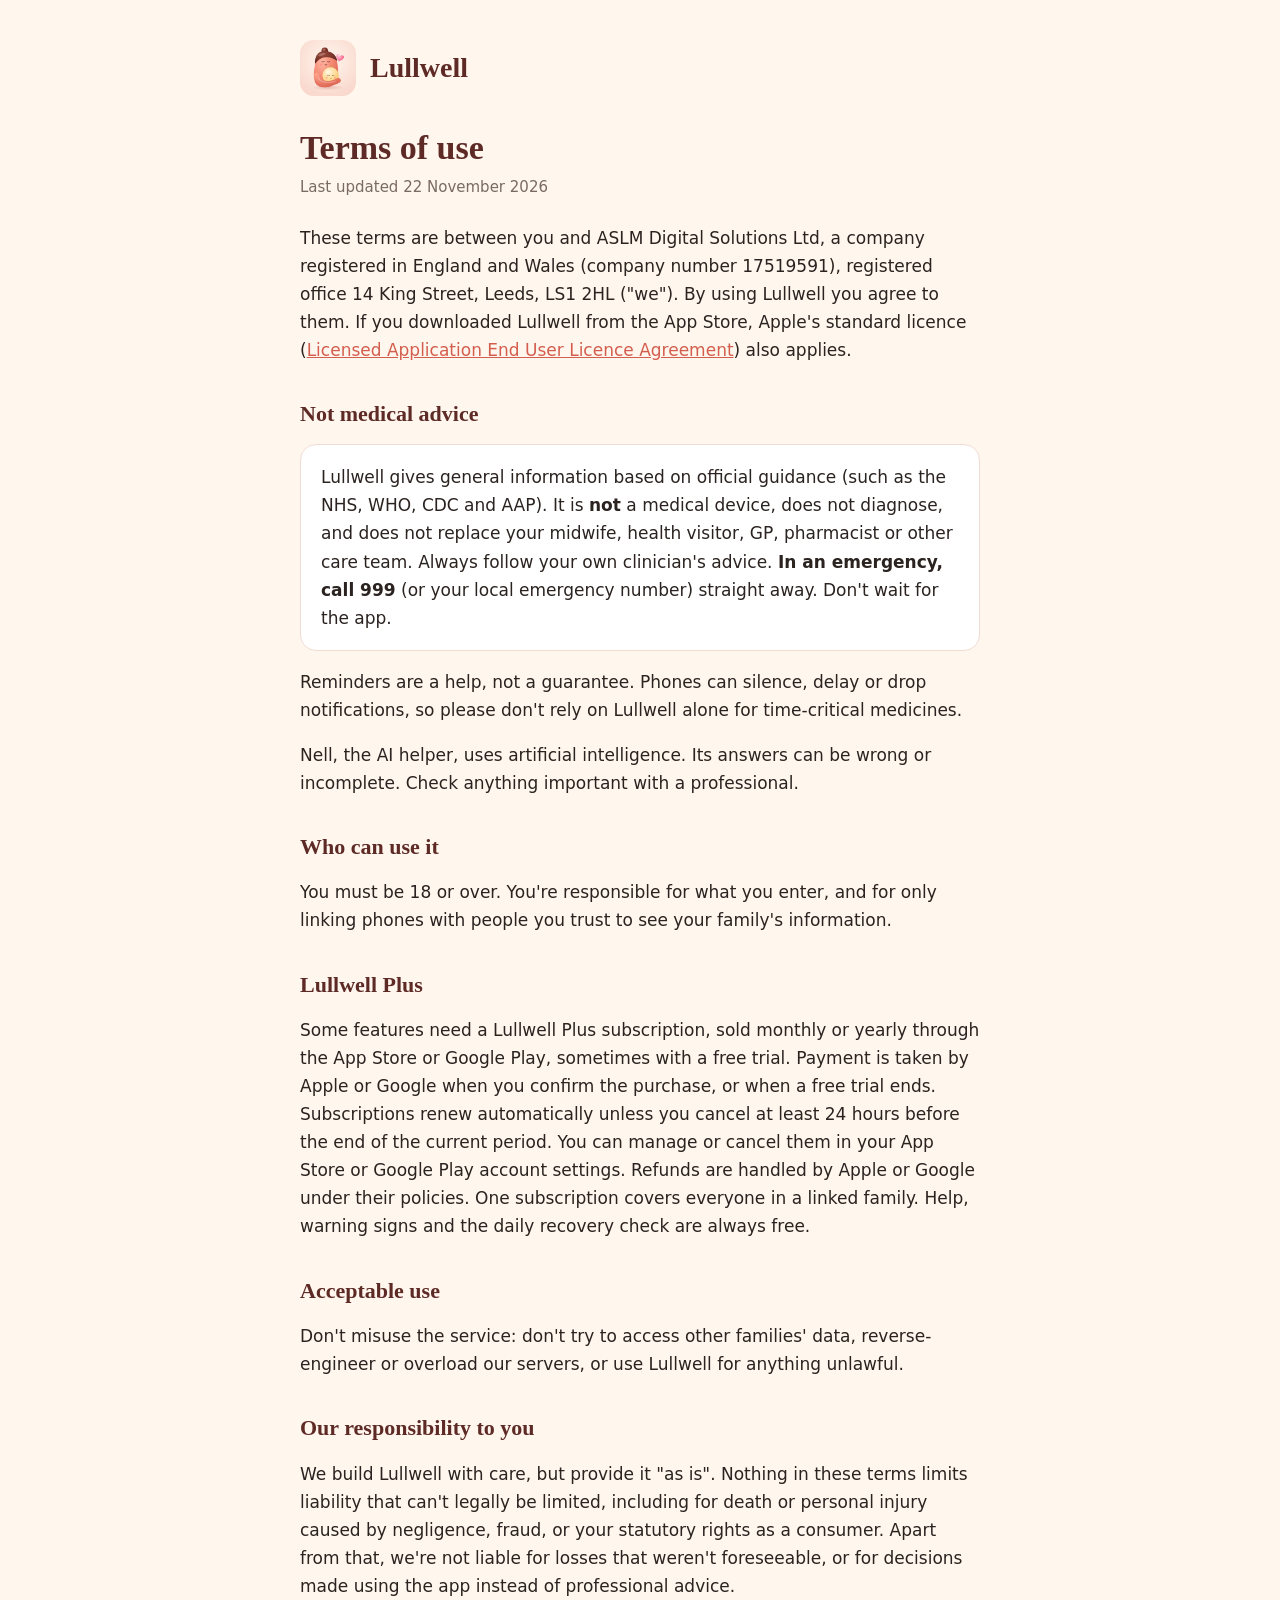
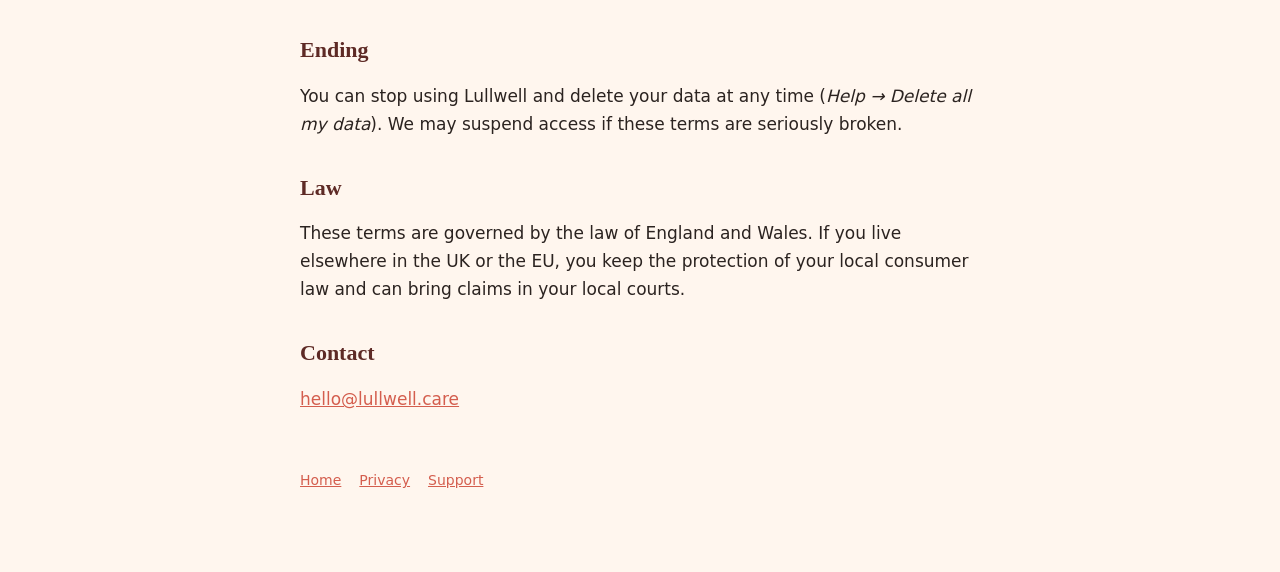
<file: terms.html>
<!doctype html>
<html lang="en-GB">
<head>
<meta charset="utf-8"><meta name="viewport" content="width=device-width, initial-scale=1">
<title>Terms of use · Lullwell</title>
<link rel="icon" href="favicon.png"><link rel="stylesheet" href="style.css">
</head>
<body><main>
<header><img src="icon.png" alt=""><a href="./">Lullwell</a></header>
<h1>Terms of use</h1>
<p class="meta">Last updated 22 November 2026</p>

<p>These terms are between you and ASLM Digital Solutions Ltd, a company registered in England and Wales (company number 17519591), registered office 14 King Street, Leeds, LS1 2HL ("we"). By using Lullwell you agree to them. If you downloaded Lullwell from the App Store, Apple's standard licence (<a href="https://www.apple.com/legal/internet-services/itunes/dev/stdeula/">Licensed Application End User Licence Agreement</a>) also applies.</p>

<h2>Not medical advice</h2>
<div class="card">Lullwell gives general information based on official guidance (such as the NHS, WHO, CDC and AAP). It is <strong>not</strong> a medical device, does not diagnose, and does not replace your midwife, health visitor, GP, pharmacist or other care team. Always follow your own clinician's advice. <strong>In an emergency, call 999</strong> (or your local emergency number) straight away. Don't wait for the app.</div>
<p>Reminders are a help, not a guarantee. Phones can silence, delay or drop notifications, so please don't rely on Lullwell alone for time-critical medicines.</p>
<p>Nell, the AI helper, uses artificial intelligence. Its answers can be wrong or incomplete. Check anything important with a professional.</p>

<h2>Who can use it</h2>
<p>You must be 18 or over. You're responsible for what you enter, and for only linking phones with people you trust to see your family's information.</p>

<h2>Lullwell Plus</h2>
<p>Some features need a Lullwell Plus subscription, sold monthly or yearly through the App Store or Google Play, sometimes with a free trial. Payment is taken by Apple or Google when you confirm the purchase, or when a free trial ends. Subscriptions renew automatically unless you cancel at least 24 hours before the end of the current period. You can manage or cancel them in your App Store or Google Play account settings. Refunds are handled by Apple or Google under their policies. One subscription covers everyone in a linked family. Help, warning signs and the daily recovery check are always free.</p>

<h2>Acceptable use</h2>
<p>Don't misuse the service: don't try to access other families' data, reverse-engineer or overload our servers, or use Lullwell for anything unlawful.</p>

<h2>Our responsibility to you</h2>
<p>We build Lullwell with care, but provide it "as is". Nothing in these terms limits liability that can't legally be limited, including for death or personal injury caused by negligence, fraud, or your statutory rights as a consumer. Apart from that, we're not liable for losses that weren't foreseeable, or for decisions made using the app instead of professional advice.</p>

<h2>Ending</h2>
<p>You can stop using Lullwell and delete your data at any time (<em>Help → Delete all my data</em>). We may suspend access if these terms are seriously broken.</p>

<h2>Law</h2>
<p>These terms are governed by the law of England and Wales. If you live elsewhere in the UK or the EU, you keep the protection of your local consumer law and can bring claims in your local courts.</p>

<h2>Contact</h2>
<p><a href="mailto:hello@lullwell.care">hello@lullwell.care</a></p>

<footer><a href="./">Home</a><a href="privacy.html">Privacy</a><a href="support.html">Support</a></footer>
</main></body>
</html>
</file>
<file: style.css>
:root { --bg: #FFF6EE; --ink: #5E2A25; --text: #2B2320; --muted: #7A6A64; --card: #FFFFFF; --line: #F1DDD3; --accent: #D45E4E; }
@media (prefers-color-scheme: dark) { :root { --bg: #16203A; --ink: #F7EEDF; --text: #EDE6DC; --muted: #AEB6C8; --card: #1E2A48; --line: #2B3B5C; --accent: #F2AC86; } }
* { box-sizing: border-box; }
body { margin: 0; background: var(--bg); color: var(--text); font: 17px/1.65 -apple-system, BlinkMacSystemFont, "Segoe UI", Inter, system-ui, sans-serif; }
main { max-width: 720px; margin: 0 auto; padding: 40px 20px 80px; }
header { display: flex; align-items: center; gap: 14px; margin-bottom: 32px; }
header img { width: 56px; height: 56px; border-radius: 14px; }
header a { color: var(--ink); text-decoration: none; font: 600 28px/1 "Fraunces", Georgia, serif; }
h1 { font: 600 34px/1.2 "Fraunces", Georgia, serif; color: var(--ink); margin: 0 0 6px; }
h2 { font: 600 22px/1.3 "Fraunces", Georgia, serif; color: var(--ink); margin: 36px 0 8px; }
.meta { color: var(--muted); font-size: 15px; margin: 0 0 24px; }
.card { background: var(--card); border: 1px solid var(--line); border-radius: 16px; padding: 18px 20px; margin: 16px 0; }
table { width: 100%; border-collapse: collapse; font-size: 15px; }
th, td { text-align: left; vertical-align: top; padding: 10px 8px; border-bottom: 1px solid var(--line); }
a { color: var(--accent); }
.todo { background: #FFE9A8; color: #5A4300; padding: 0 4px; border-radius: 4px; }
footer { margin-top: 56px; color: var(--muted); font-size: 14px; display: flex; gap: 18px; flex-wrap: wrap; }
</file>
